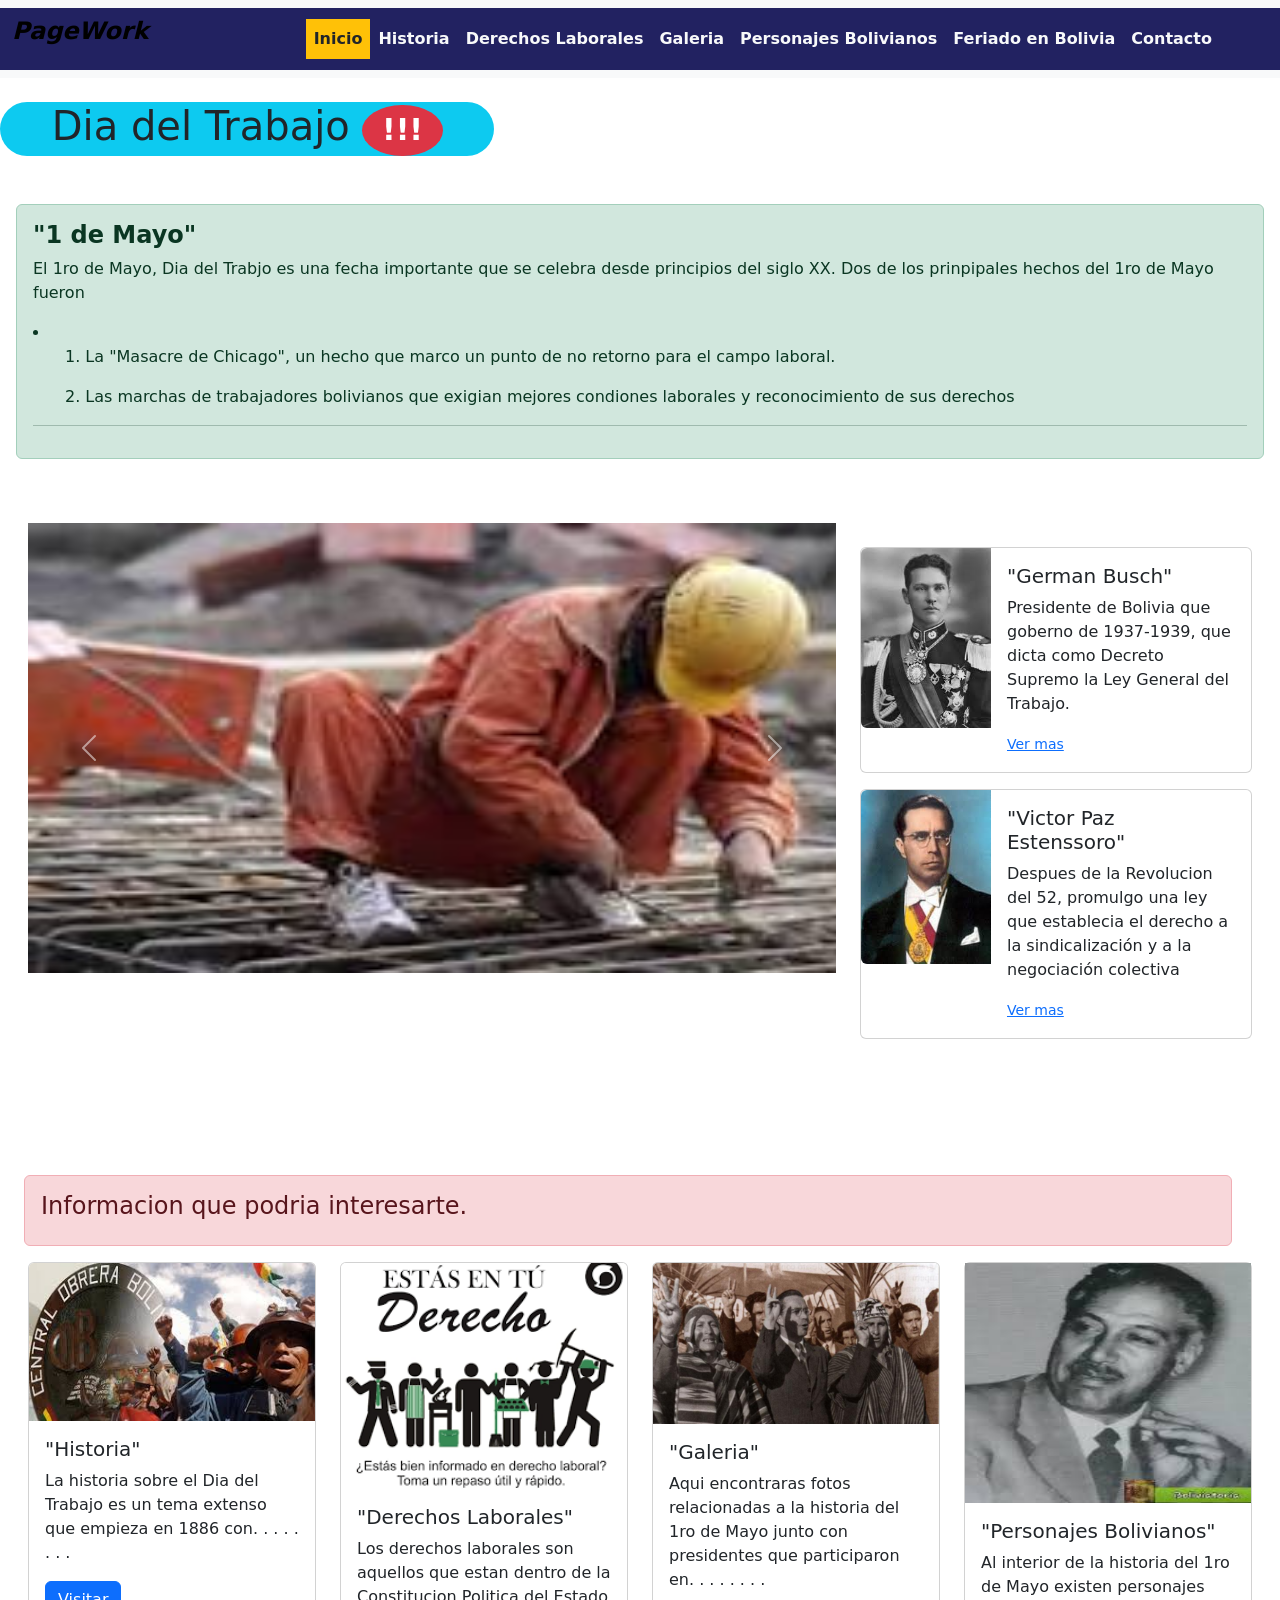
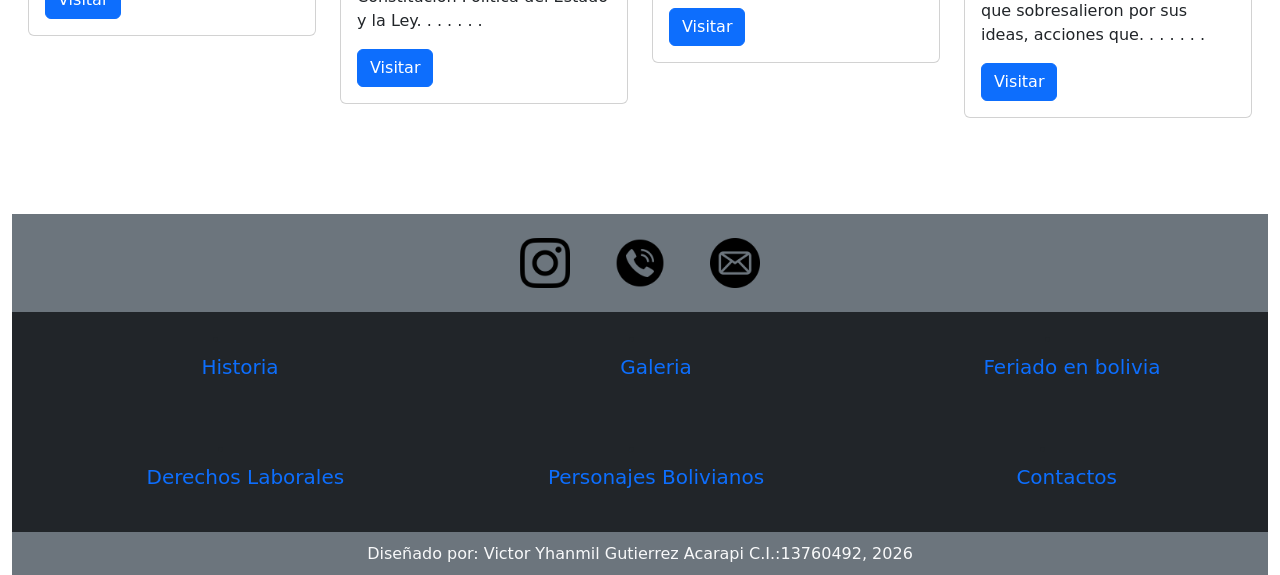
<file: index.html>
<!DOCTYPE html>
<html lang="en">
<head>
    <meta charset="UTF-8">
    <meta name="viewport" content="width=device-width, initial-scale=1.0">
    <title>PageWork</title>

    <link rel="stylesheet" href="css/estulo1.css">

    <link href="https://cdn.jsdelivr.net/npm/bootstrap@5.2.3/dist/css/bootstrap.min.css" rel="stylesheet" integrity="sha384-rbsA2VBKQhggwzxH7pPCaAqO46MgnOM80zW1RWuH61DGLwZJEdK2Kadq2F9CUG65" crossorigin="anonymous">
    <script src="https://cdn.jsdelivr.net/npm/bootstrap@5.2.3/dist/js/bootstrap.bundle.min.js" integrity="sha384-kenU1KFdBIe4zVF0s0G1M5b4hcpxyD9F7jL+jjXkk+Q2h455rYXK/7HAuoJl+0I4" crossorigin="anonymous"></script>
</head>
<body>  
<!--Aqui va el Navbar-->
<!--Inicio Historia DerechosLaborales Galeria Personajes Bolivianos Feriado en Bolivia Contacto-->
  <nav class=" navbar navbar-expand-lg bg-light"> 
    <div class="menu container-fluid mt-0">
      <a class="navbar-brand" href="#"><p class="fw-bold fst-italic fs-4">PageWork</p></a>
      <button class="navbar-toggler" type="button" data-bs-toggle="collapse" data-bs-target="#navbarSupportedContent" aria-controls="navbarSupportedContent" aria-expanded="false" aria-label="Toggle navigation">
        <span class="navbar-toggler-icon"></span>
      </button>
      <div class="me-5 text-right">
      <div class="collapse navbar-collapse" id="navbarSupportedContent">
        <ul class="navbar-nav me-auto mb-2 mb-lg-0">
          <li class="nav-item">
            <div class="bg-warning">
            <a class="nav-link active fw-bold text-dark" aria-current="page" href="#">Inicio</a>
            </div>
          </li>
          <li class="nav-item">
            <a class="nav-link fw-bold text-light" href="pags/Historia.html">Historia</a>
          </li>
          <li class="nav-item">
            <a class="nav-link fw-bold text-light" href="pags/Derechoslaborales.html"><!--dropdown-toggle--><!--role="button" data-bs-toggle="dropdown" aria-expanded="false"mkjn-->
              Derechos Laborales
            </a>
            <!--
            <ul class="dropdown-menu">
              <li><a class="dropdown-item" href="#">Action</a></li>
              <li><a class="dropdown-item" href="#">Another action</a></li>
              <li><hr class="dropdown-divider"></li>
              <li><a class="dropdown-item" href="#">-------</a></li>
            </ul>-->
          </li>
          <li class="nav-item">
            <a class="nav-link fw-bold text-light" href="pags/Galeria.html">Galeria</a>
          </li>
          <li class="nav-item">
            <a class="nav-link fw-bold text-light" href="pags/Personajesbolivianos.html">Personajes Bolivianos</a>
          </li>
          <li class="nav-item">
            <a class="nav-link fw-bold text-light" href="pags/Feriadoenbolivia.html">Feriado en Bolivia</a>
          </li>
          <li class="nav-item">
            <a class="nav-link fw-bold text-light" href="pags/Contacto.html">Contacto</a>
          </li>
        </ul>
      </div>
      </div> 
    </div>
    </div>
  </nav> 
<br> 
<!--Aqui va el Badge-->
  <div>
    <div class="row me-5">
      <div class="col-5">
        <h1 class="bg-info text-center rounded-pill">Dia del Trabajo <span class="badge bg-danger rounded-circle">!!!</span></h1>
      </div>
    </div>
  </div>
<br>
<!--Aqui va el Alert-->
  <div class="m-3">
  <div class="alert alert-success" role="alert">
    <h4 class="alert-heading fw-bold">"1 de Mayo"</h4>
    <p class="fs-6">El 1ro de Mayo, Dia del Trabjo es una fecha importante que se celebra desde principios del siglo XX. Dos de los prinpipales hechos del 1ro de Mayo fueron</p>
    <li>
      <ul class="fs-6">1. La "Masacre de Chicago", un hecho que marco un punto de no retorno para el campo laboral.</ul>
      <ul class="fs-6">2. Las marchas de trabajadores bolivianos que exigian mejores condiones laborales y reconocimiento de sus derechos</ul>
    </li>
    <hr>
  </div>
  </div>
<br><br>
<!--Aqui va el Carrousel y los Cards-->
<div class="row mx-3">
  <div class="col-8">
    <div id="carouselExampleInterval" class="carousel slide" data-bs-ride="carousel">
      <div class="carousel-inner">
        <div class="carousel-item active" data-bs-interval="10000">
          <img src="imags/maes2.jpg" class="inde" alt="...">
        </div>
        <div class="carousel-item" data-bs-interval="2000">
          <img src="imags/mine.jpg" class="inde" alt="...">
        </div>
        <div class="carousel-item">
          <img src="imags/cob4.jpg" class="inde" alt="...">
        </div>
        <div class="carousel-item">
          <img src="imags/Victor.png" class="inde" alt="...">
        </div>
        <div class="carousel-item">
          <img src="imags/inter.jpg" class="inde" alt="...">
        </div>
      </div>
      <button class="carousel-control-prev" type="button" data-bs-target="#carouselExampleInterval" data-bs-slide="prev">
        <span class="carousel-control-prev-icon" aria-hidden="true"></span>
        <span class="visually-hidden">Previous</span>
      </button>
      <button class="carousel-control-next" type="button" data-bs-target="#carouselExampleInterval" data-bs-slide="next">
        <span class="carousel-control-next-icon" aria-hidden="true"></span>
        <span class="visually-hidden">Next</span>
      </button>
    </div>
  </div>

  <div class="col-4 mt-4">
    <div class="hijo">
    <div class="card mb-3" style="max-width: 540px;">
      <div class="row g-0">
        <div class="col-md-4">
          <img src="imags/busch.jpg" class="img-fluid rounded-start" alt="...">
        </div>
        <div class="col-md-8">
          <div class="card-body">
            <h5 class="card-title">"German Busch"</h5>
            <p class="card-text">Presidente de Bolivia que goberno de 1937-1939, que dicta como Decreto Supremo la Ley General del Trabajo.</p>
            <p class="card-text"><small class="text-muted"><a href="https://es.wikipedia.org/wiki/Germ%C3%A1n_Busch_Becerra">Ver mas</a></small></p>
          </div>
        </div>
      </div>
    </div>
  </div>
  <div class="card mb-3" style="max-width: 540px;">
      <div class="row g-0">
        <div class="col-md-4">
          <img src="imags/victor2.jpg" class="img-fluid rounded-start" alt="...">
        </div>
        <div class="col-md-8">
          <div class="card-body">
            <h5 class="card-title">"Victor Paz Estenssoro"</h5>
            <p class="card-text">Despues de la Revolucion del 52, promulgo una ley que establecia el derecho a la sindicalización y a la negociación colectiva</p>
            <p class="card-text"><small class="text-muted"><a href="https://es.wikipedia.org/wiki/V%C3%ADctor_Paz_Estenssoro">Ver mas</a></small></p>
          </div>
        </div>
      </div>
    </div>
  </div>
  </div>
<br><br><br><br><br>
<!--Aqui va el Alert-->
  <div class="alert alert-danger ms-4 me-5" role="alert">
    <h4>Informacion que podria interesarte.</h4>
  </div>
<!--Aqui van los Cards-->
<div class="row mx-3">
  <div class="col-3">
    <div class="card" style="width: 18rem;">
      <img src="imags/Trabajo.jpg" class="card-img-top" alt="...">
      <div class="card-body">
        <h5 class="card-title">"Historia"</h5>
        <p class="card-text">La historia sobre el Dia del Trabajo es un tema extenso que empieza en 1886 con. . . . . . . .</p>
        <a href="pags/Historia.html" class="btn btn-primary">Visitar</a>
      </div>
    </div>
  </div>
  <div class="col-3">
    <div class="card" style="width: 18rem;">
      <img src="imags/dere.png" class="card-img-top" alt="...">
      <div class="card-body">
        <h5 class="card-title">"Derechos Laborales"</h5>
        <p class="card-text">Los derechos laborales son aquellos que estan dentro de la Constitucion Politica del Estado y la Ley. . . . . . .</p>
        <a href="pags/Derechoslaborales.html" class="btn btn-primary">Visitar</a>
      </div>
    </div>
  </div>
  <div class="col-3">
    <div class="card" style="width: 18rem;">
      <img src="imags/Victor.png" class="card-img-top" alt="...">
      <div class="card-body">
        <h5 class="card-title">"Galeria"</h5>
        <p class="card-text">Aqui encontraras fotos relacionadas a la historia del 1ro de Mayo junto con presidentes que participaron en. . . . . . . .</p>
        <a href="pags/Galeria.html" class="btn btn-primary">Visitar</a>
      </div>
    </div>
  </div>
  <div class="col-3">
    <div class="card" style="width: 18rem;">
      <img src="imags/Juan.jpg" class="jn" alt="...">
      <div class="card-body">
        <h5 class="card-title">"Personajes Bolivianos"</h5>
        <p class="card-text">Al interior de la historia del 1ro de Mayo existen personajes que sobresalieron por sus ideas, acciones que. . . . . . .</p>
        <a href="pags/Personajesbolivianos.html" class="btn btn-primary">Visitar</a>
      </div>
    </div>
  </div>
</div>
<br><br><br><br>
<!--Aqui va el Footer--> 
  <center>
  <footer class="container-fluid mb-0">
    <div class="bg-secondary m-0">
      <div>
        <div class="p-4">
          <a href="https://www.instagram.com/"><img src="imags/1384031.png" alt="Error de Conexion" class="im1"></a>
          <a href="#"><img src="imags/llamada.png" alt="Error de Conexion" class="im1"></a>
          <a href="https://mail.google.com/"><img src="imags/correo.png" alt="Error de Conexion" class="im1"></a>
        </div>
        <div class="bg-dark">
          <div class="row p-3">
          <div class="col-4"> 
          <li>
            <ul><a href="pags/Historia.html" class="l fs-5">Historia</a></ul>
          </li>
          </div>
          <div class="col-4">
          <li>
            <ul><a href="pags/Galeria.html" class="l fs-5">Galeria</a></ul>
          </li>
          </div>
          <div class="col-4">
          <li>
            <ul><a href="pags/Feriadoenbolivia.html" class="l fs-5">Feriado en bolivia</a></ul>
          </li>
          </div>
        </div>
        <div class="row p-4">
          <div class="col-4"> 
          <li>
            <ul><a href="pags/Derechoslaborales.html" class="l fs-5">Derechos Laborales</a></ul>
          </li>
          </div>
          <div class="col-4">
          <li>
            <ul><a href="pags/Personajesbolivianos.html" class="l fs-5">Personajes Bolivianos</a></ul>
          </li>
          </div>
          <div class="col-4">
          <li>
            <ul><a href="pags/Contacto.html" class="l fs-5">Contactos</a></ul>
          </li>
          </div>
        </div>
          <div class="bg-secondary p-2">
            <h6 class="text-light my-1">Diseñado por: Victor Yhanmil Gutierrez Acarapi C.I.:13760492, 2026</h6>
          </div>
        </div>
      </div>
    </div>
  </footer>
  </center>
</body>
</html>
</file>
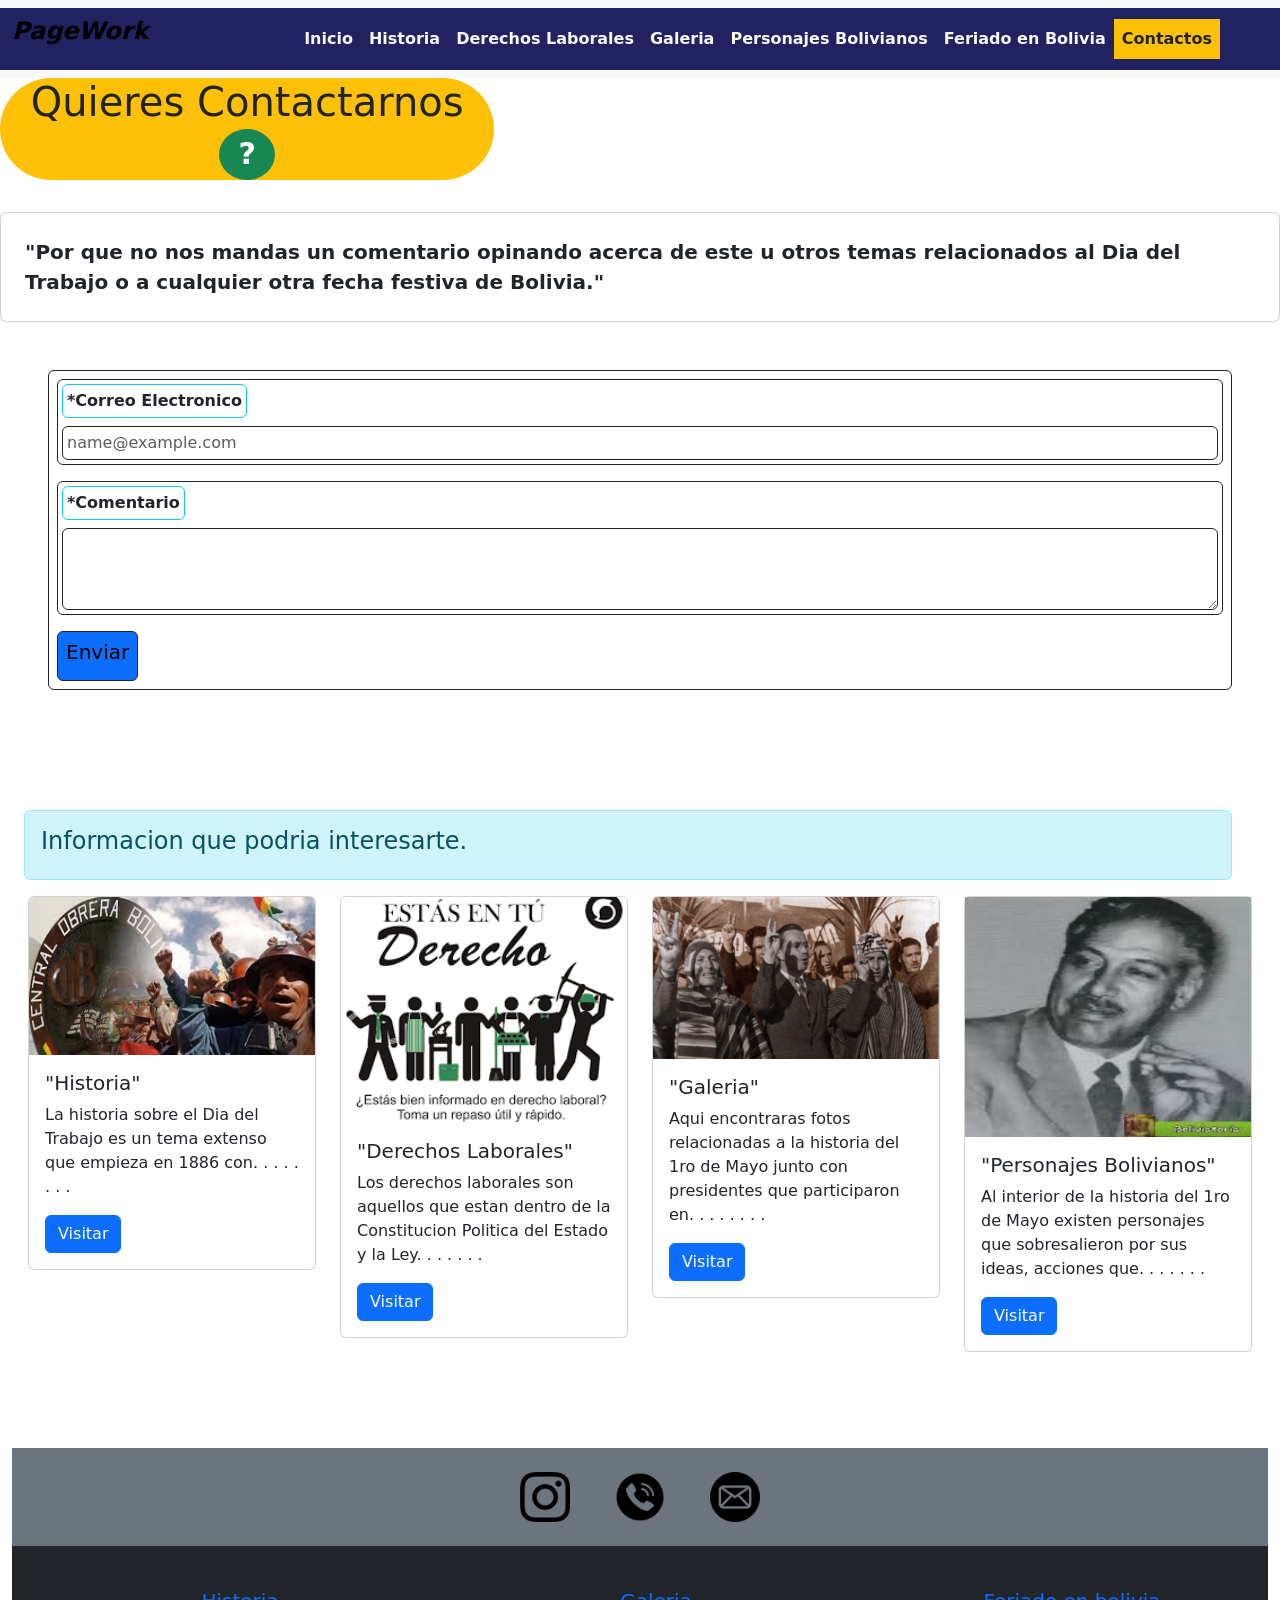
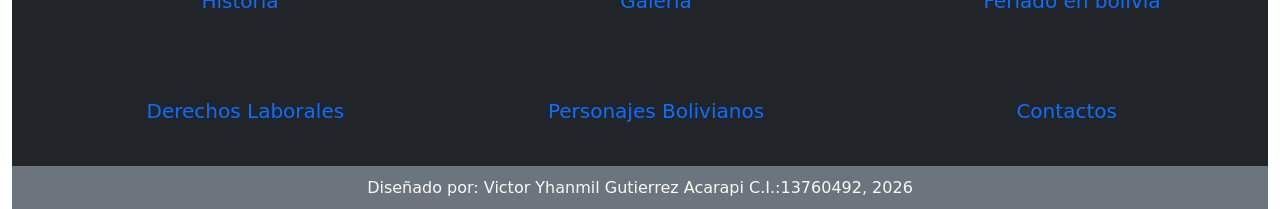
<file: pags/Contacto.html>
<!DOCTYPE html>
<html lang="en">
<head>
    <meta charset="UTF-8">
    <meta name="viewport" content="width=device-width, initial-scale=1.0">
    <title>Document</title>

    <link rel="stylesheet" href="../css/estulo1.css">

    <link href="https://cdn.jsdelivr.net/npm/bootstrap@5.2.3/dist/css/bootstrap.min.css" rel="stylesheet" integrity="sha384-rbsA2VBKQhggwzxH7pPCaAqO46MgnOM80zW1RWuH61DGLwZJEdK2Kadq2F9CUG65" crossorigin="anonymous">
    <script src="https://cdn.jsdelivr.net/npm/bootstrap@5.2.3/dist/js/bootstrap.bundle.min.js" integrity="sha384-kenU1KFdBIe4zVF0s0G1M5b4hcpxyD9F7jL+jjXkk+Q2h455rYXK/7HAuoJl+0I4" crossorigin="anonymous"></script>
</head>
<body>
<!--Aqui va el Nabvar-->
<nav class="navbar navbar-expand-lg bg-light"> 
    <div class="menu container-fluid"> 
      <a class="navbar-brand" href="#"><p class="fw-bold fst-italic fs-4">PageWork</p></a>
      <button class="navbar-toggler" type="button" data-bs-toggle="collapse" data-bs-target="#navbarSupportedContent" aria-controls="navbarSupportedContent" aria-expanded="false" aria-label="Toggle navigation">
        <span class="navbar-toggler-icon"></span>
      </button>
      <div class="me-5 text-right">
      <div class="collapse navbar-collapse" id="navbarSupportedContent">
        <ul class="navbar-nav me-auto mb-2 mb-lg-0">
          <li class="nav-item">
            <a class="nav-link fw-bold text-light" aria-current="page" href="../index.html">Inicio</a>
          </li>
          <li class="nav-item">
            <a class="nav-link fw-bold text-light" href="../pags/Historia.html">Historia</a>
          </li>
          <li class="nav-item">
            <a class="nav-link fw-bold text-light" href="../pags/Derechoslaborales.html"><!--dropdown-toggle--><!--role="button" data-bs-toggle="dropdown" aria-expanded="false"mkjn-->
              Derechos Laborales
            </a>
            <!--
            <ul class="dropdown-menu">
              <li><a class="dropdown-item" href="#">Action</a></li>
              <li><a class="dropdown-item" href="#">Another action</a></li>
              <li><hr class="dropdown-divider"></li>
              <li><a class="dropdown-item" href="#">-------</a></li>
            </ul>-->
          </li>
          <li class="nav-item">
            <a class="nav-link fw-bold text-light" href="../pags/Galeria.html">Galeria</a>
          </li>
          <li class="nav-item">
            <a class="nav-link fw-bold text-light" href="../pags/Personajesbolivianos.html">Personajes Bolivianos</a>
          </li>
          <li class="nav-item">
            <a class="nav-link fw-bold text-light" href="../pags/Feriadoenbolivia.html">Feriado en Bolivia</a>
          </li>
          <li class="nav-item">
            <div class="bg-warning">
            <a class="nav-link active fw-bold text-dark" href="#">Contactos</a>
            </div>
          </li>
        </ul>
      </div>
      </div>
    </div> 
  </nav> 
<!--Aqui va el Badge-->
  <div>
    <div class="row me-5">
      <div class="col-5">
        <h1 class="bg-warning text-center rounded-pill">Quieres Contactarnos <span class="badge bg-success rounded-circle">?</span></h1>
      </div>
    </div>
  </div>
<!--Aqui el comentario-->
<br>
  <div class="card">
  <div class="card-body fs-5 fw-semibold m-2">
    "Por que no nos mandas un comentario opinando acerca de este u otros temas relacionados al Dia del Trabajo o a cualquier otra fecha festiva de Bolivia."
  </div>
</div>
<!--Aqui va el Form control-->
<div class="m-5 border border-dark rounded p-2">
  <div class="mb-3 border border-dark rounded p-1">
    <label for="exampleFormControlInput1" class="form-label border border-info rounded p-1 fw-bold">*Correo Electronico</label>
    <input type="email" class="form-control border border-dark rounded p-1" id="exampleFormControlInput1" placeholder="name@example.com">
  </div>
  <div class="mb-3 border border-dark rounded p-1">
    <label for="exampleFormControlTextarea1" class="form-label border border-info rounded p-1 fw-bold">*Comentario</label>
    <textarea class="form-control border border-dark rounded p-1" id="exampleFormControlTextarea1" rows="3"></textarea>
  </div>
    <button class="border border-dark rounded p-2 bg-primary"><h5 class="btn-btn-primary">Enviar</h5></button>
</div>
<br>
<br>
<br>
<!--Aqui va el Alert-->
  <div class="alert alert-info ms-4 me-5" role="alert">
    <h4>Informacion que podria interesarte.</h4>
  </div>
<!--Aqui van los Cards-->
<div class="row mx-3">
  <div class="col-3">
    <div class="card" style="width: 18rem;">
      <img src="../imags/Trabajo.jpg" class="card-img-top" alt="...">
      <div class="card-body">
        <h5 class="card-title">"Historia"</h5>
        <p class="card-text">La historia sobre el Dia del Trabajo es un tema extenso que empieza en 1886 con. . . . . . . .</p>
        <a href="../pags/Historia.html" class="btn btn-primary">Visitar</a>
      </div>
    </div>
  </div>
  <div class="col-3">
    <div class="card" style="width: 18rem;">
      <img src="../imags/dere.png" class="card-img-top" alt="...">
      <div class="card-body">
        <h5 class="card-title">"Derechos Laborales"</h5>
        <p class="card-text">Los derechos laborales son aquellos que estan dentro de la Constitucion Politica del Estado y la Ley. . . . . . .</p>
        <a href="../pags/Derechoslaborales.html" class="btn btn-primary">Visitar</a>
      </div>
    </div>
  </div>
  <div class="col-3">
    <div class="card" style="width: 18rem;">
      <img src="../imags/Victor.png" class="card-img-top" alt="...">
      <div class="card-body">
        <h5 class="card-title">"Galeria"</h5>
        <p class="card-text">Aqui encontraras fotos relacionadas a la historia del 1ro de Mayo junto con presidentes que participaron en. . . . . . . .</p>
        <a href="../pags/Galeria.html" class="btn btn-primary">Visitar</a>
      </div>
    </div>
  </div>
  <div class="col-3">
    <div class="card" style="width: 18rem;">
      <img src="../imags/Juan.jpg" class="jn" alt="...">
      <div class="card-body">
        <h5 class="card-title">"Personajes Bolivianos"</h5>
        <p class="card-text">Al interior de la historia del 1ro de Mayo existen personajes que sobresalieron por sus ideas, acciones que. . . . . . .</p>
        <a href="../pags/Personajesbolivianos.html" class="btn btn-primary">Visitar</a>
      </div>
    </div>
  </div>
</div>
<br><br><br>
<!--Aqui va el Footer-->
<br> 
<center>
  <footer class="container-fluid mb-0">
    <div class="bg-secondary">
      <div>
        <div class="p-4">
          <a href=https://www.instagram.com/"><img src="../imags/1384031.png" alt="Error de Conexion" class="im1"></a>
          <a href="#"><img src="../imags/llamada.png" alt="Error de Conexion" class="im1"></a>
          <a href="#"><img src="../imags/correo.png" alt="Error de Conexion" class="im1"></a>
        </div>
        <div class="bg-dark">
          <div class="row p-3">
          <div class="col-4"> 
          <li>
            <ul><a href="./Historia.html" class="l fs-5">Historia</a></ul>
          </li>
          </div>
          <div class="col-4">
          <li>
            <ul><a href="./Galeria.html" class="l fs-5">Galeria</a></ul>
          </li>
          </div>
          <div class="col-4">
          <li>
            <ul><a href="./Feriadoenbolivia.html" class="l fs-5">Feriado en bolivia</a></ul>
          </li>
          </div>
        </div>
        <div class="row p-4">
          <div class="col-4"> 
          <li>
            <ul><a href="./Derechoslaborales.html" class="l fs-5">Derechos Laborales</a></ul>
          </li>
          </div>
          <div class="col-4">
          <li>
            <ul><a href="./Personajesbolivianos.html" class="l fs-5">Personajes Bolivianos</a></ul>
          </li>
          </div>
          <div class="col-4">
          <li>
            <ul><a href="#" class="l fs-5">Contactos</a></ul>
          </li>
          </div>
        </div>
          <div class="bg-secondary p-2">
          <h6 class="text-light my-1">Diseñado por: Victor Yhanmil Gutierrez Acarapi C.I.:13760492, 2026</h6>
          </div>
        </div>
      </div>
    </div>
  </footer>
  </center>   
</body>
</html>
</file>
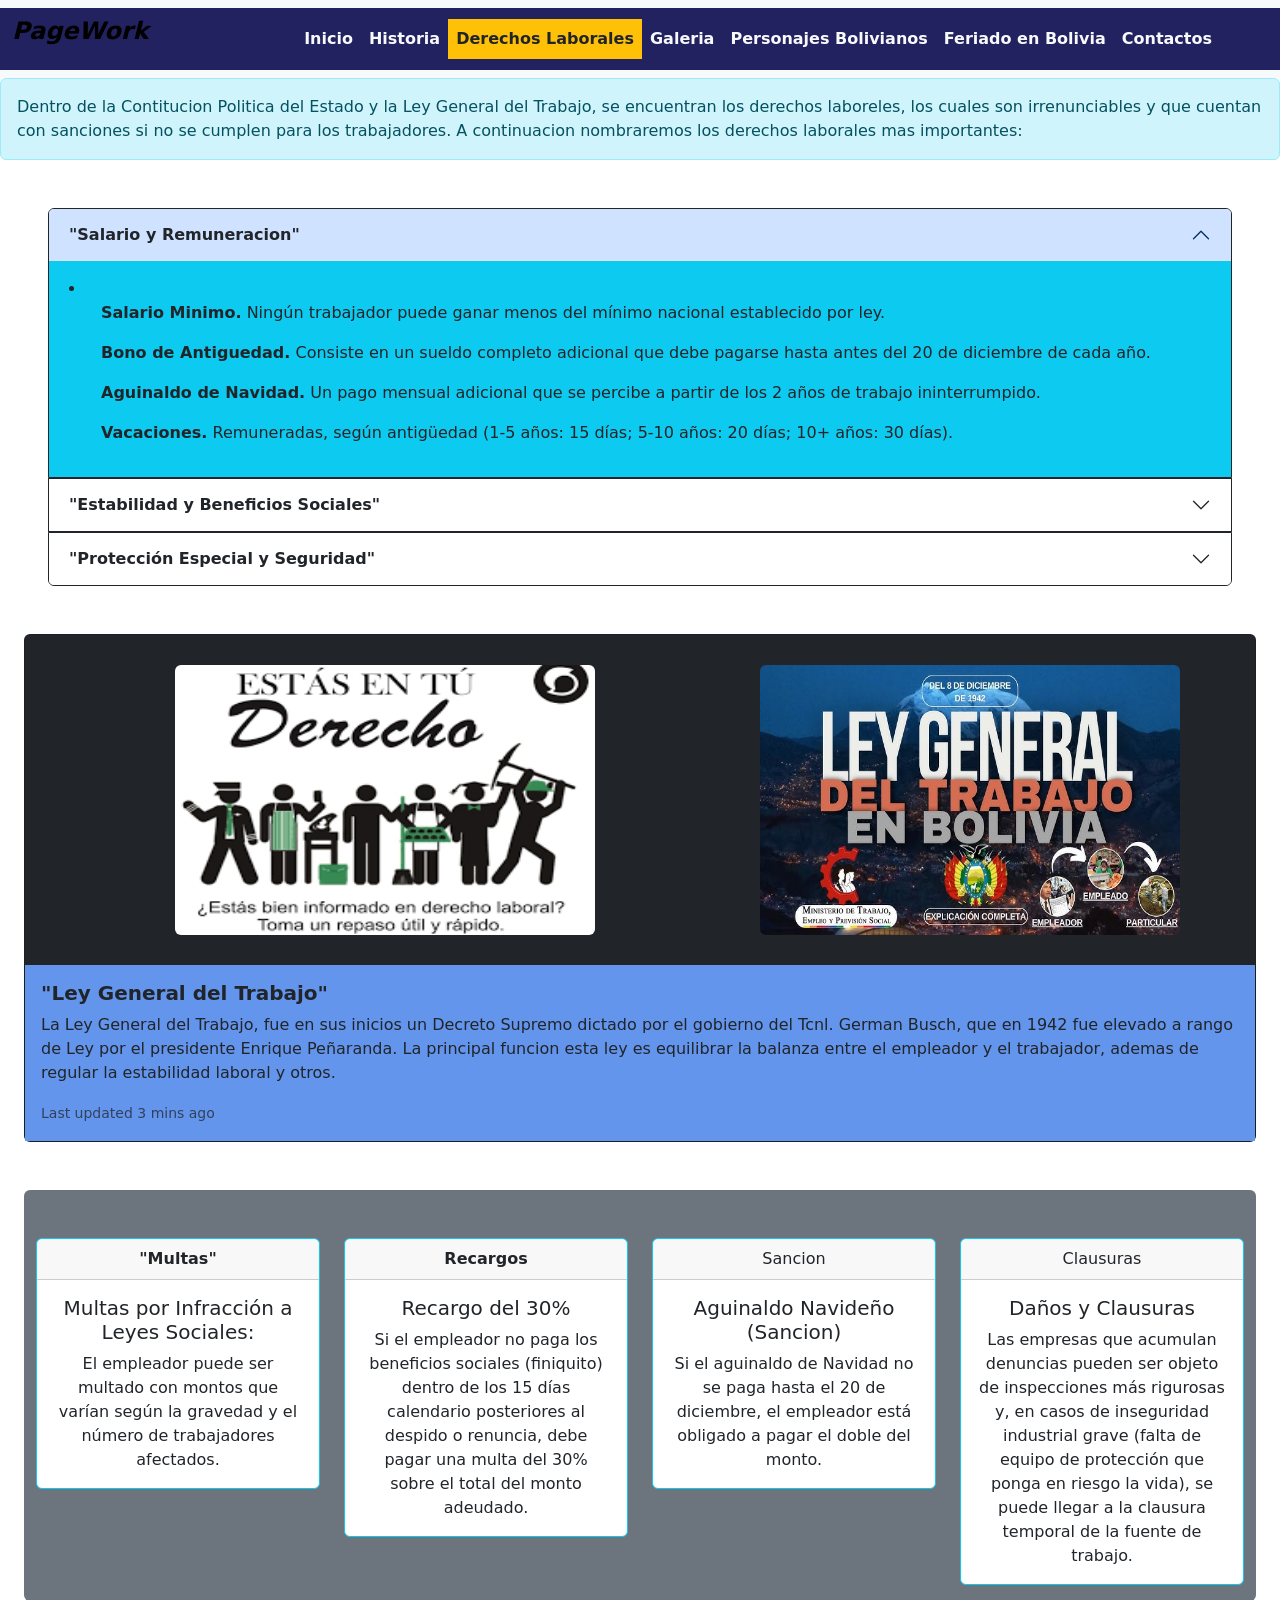
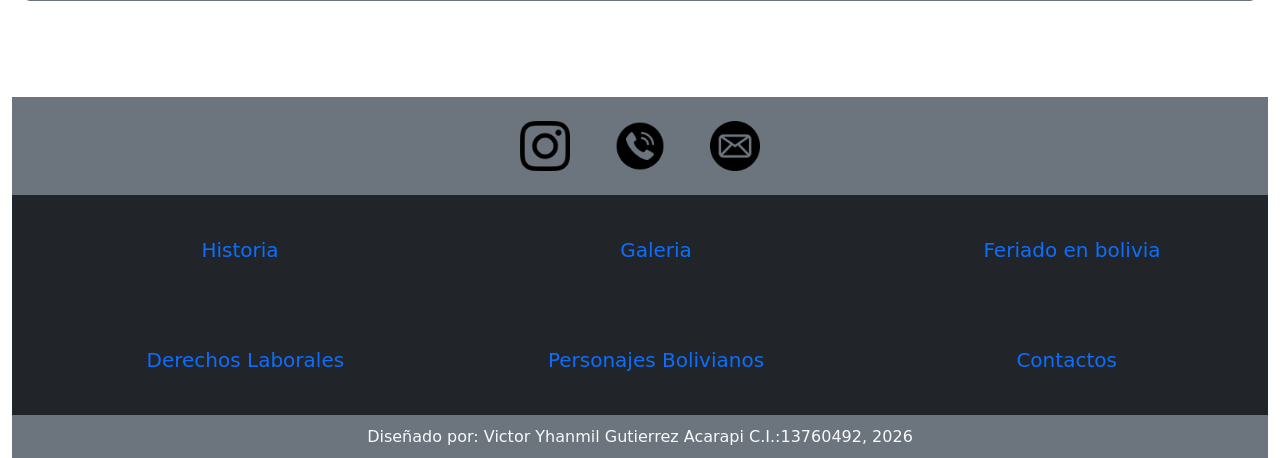
<file: pags/Derechoslaborales.html>
<!DOCTYPE html>
<html lang="en">
<head>
    <meta charset="UTF-8">
    <meta name="viewport" content="width=device-width, initial-scale=1.0">
    <title>Document</title>

    <link rel="stylesheet" href="../css/estulo1.css">

    <link href="https://cdn.jsdelivr.net/npm/bootstrap@5.2.3/dist/css/bootstrap.min.css" rel="stylesheet" integrity="sha384-rbsA2VBKQhggwzxH7pPCaAqO46MgnOM80zW1RWuH61DGLwZJEdK2Kadq2F9CUG65" crossorigin="anonymous">
    <script src="https://cdn.jsdelivr.net/npm/bootstrap@5.2.3/dist/js/bootstrap.bundle.min.js" integrity="sha384-kenU1KFdBIe4zVF0s0G1M5b4hcpxyD9F7jL+jjXkk+Q2h455rYXK/7HAuoJl+0I4" crossorigin="anonymous"></script>
</head>
<body>
<!--Aqui va el Nabvar-->
  <nav class="navbar navbar-expand-lg bg-light"> 
    <div class="menu container-fluid"> 
      <a class="navbar-brand" href="#"><p class="fw-bold fst-italic fs-4">PageWork</p></a>
      <button class="navbar-toggler" type="button" data-bs-toggle="collapse" data-bs-target="#navbarSupportedContent" aria-controls="navbarSupportedContent" aria-expanded="false" aria-label="Toggle navigation">
        <span class="navbar-toggler-icon"></span>
      </button>
      <div class="me-5 text-right">
      <div class="collapse navbar-collapse" id="navbarSupportedContent">
        <ul class="navbar-nav me-auto mb-2 mb-lg-0">
          <li class="nav-item">
            <a class="nav-link fw-bold text-light" aria-current="page" href="../index.html">Inicio</a>
          </li>
          <li class="nav-item">
            <a class="nav-link fw-bold text-light" href="../pags/Historia.html">Historia</a>
          </li>
          <li class="nav-item">
            <div class="bg-warning">
            <a class="nav-link active fw-bold text-dark" href="#"><!--dropdown-toggle --><!-- role="button" data-bs-toggle="dropdown" aria-expanded="false"-->
              Derechos Laborales
            </a>
            </div>
            <!--<ul class="dropdown-menu">
              <li><a class="dropdown-item" href="#">Action</a></li>
              <li><a class="dropdown-item" href="#">Another action</a></li>
              <li><hr class="dropdown-divider"></li>
              <li><a class="dropdown-item" href="#">-------</a></li>
            </ul>-->
          </li>
          <li class="nav-item">
            <a class="nav-link fw-bold text-light" href="../pags/Galeria.html">Galeria</a>
          </li>
          <li class="nav-item">
            <a class="nav-link fw-bold text-light" href="../pags/Personajesbolivianos.html">Personajes Bolivianos</a>
          </li>
          <li class="nav-item">
            <a class="nav-link fw-bold text-light" href="../pags/Feriadoenbolivia.html">Feriado en Bolivia</a>
          </li>
          <li class="nav-item">
            <a class="nav-link fw-bold text-light" href="../pags/Contacto.html">Contactos</a>
          </li>
        </ul>
      </div>
      </div>
    </div> 
  </nav>
<!--Aqui va el Card-->
  <div class="alert alert-info" role="alert">
    Dentro de la Contitucion Politica del Estado y la Ley General del Trabajo, se encuentran los derechos laboreles, los cuales son irrenunciables y que cuentan con sanciones si no se cumplen para los trabajadores. A continuacion nombraremos los derechos laborales mas importantes:
  </div>
<!--Aqui va el Acordion-->
<div class="m-5">
<div class="accordion" id="accordionPanelsStayOpenExample">
  <div class="accordion-item border border-dark">
    <h2 class="accordion-header" id="panelsStayOpen-headingOne">
      <button class="accordion-button text-dark fw-bold" type="button" data-bs-toggle="collapse" data-bs-target="#panelsStayOpen-collapseOne" aria-expanded="true" aria-controls="panelsStayOpen-collapseOne">
        "Salario y Remuneracion"
      </button>
    </h2>
    <div id="panelsStayOpen-collapseOne" class="accordion-collapse collapse show bg-info" aria-labelledby="panelsStayOpen-headingOne">
      <div class="accordion-body">
        <li>
          <ul>
            <strong>Salario Minimo.</strong> Ningún trabajador puede ganar menos del mínimo nacional establecido por ley.
          </ul>
          <ul>
            <strong>Bono de Antiguedad.</strong> Consiste en un sueldo completo adicional que debe pagarse hasta antes del 20 de diciembre de cada año.
          </ul>
          <ul>
            <strong>Aguinaldo de Navidad.</strong> Un pago mensual adicional que se percibe a partir de los 2 años de trabajo ininterrumpido.
          </ul>
          <ul>
            <strong>Vacaciones.</strong> Remuneradas, según antigüedad (1-5 años: 15 días; 5-10 años: 20 días; 10+ años: 30 días).
          </ul>
        </li>
      </div>
    </div>
  </div>
  <div class="accordion-item border border-dark">
    <h2 class="accordion-header" id="panelsStayOpen-headingTwo">
      <button class="accordion-button collapsed fw-bold text-dark" type="button" data-bs-toggle="collapse" data-bs-target="#panelsStayOpen-collapseTwo" aria-expanded="false" aria-controls="panelsStayOpen-collapseTwo">
        "Estabilidad y Beneficios Sociales"
      </button>
    </h2>
    <div id="panelsStayOpen-collapseTwo" class="accordion-collapse collapse bg-warning" aria-labelledby="panelsStayOpen-headingTwo">
      <div class="accordion-body">
        <li>
          <ul>
            <strong>Estabilidad Laboral.</strong> Prohíbe el despido injustificado. Si te despiden sin causa legal, tienes derecho a elegir entre la reincorporación o el pago de tus beneficios sociales.
          </ul>
          <ul>
            <strong>Indemnizacion. </strong> Derecho al pago de un sueldo por cada año de trabajo acumulado.
          </ul>
          <ul>
            <strong>Desahucio. </strong> Si te despiden de forma intempestiva (sin preaviso de 90 días), el empleador debe pagarte el equivalente a 3 sueldos.
          </ul>
        </li>
      </div>
    </div>
  </div>
  <div class="accordion-item border border-dark">
    <h2 class="accordion-header" id="panelsStayOpen-headingThree">
      <button class="accordion-button collapsed fw-bold text-dark" type="button" data-bs-toggle="collapse" data-bs-target="#panelsStayOpen-collapseThree" aria-expanded="false" aria-controls="panelsStayOpen-collapseThree">
        "Protección Especial y Seguridad"
      </button>
    </h2>
    <div id="panelsStayOpen-collapseThree" class="accordion-collapse collapse bg-info" aria-labelledby="panelsStayOpen-headingThree">
      <div class="accordion-body">
        <li>
          <ul>
            <strong>Seguro Social. </strong> El empleador está obligado a inscribirte en un seguro de salud y realizar los aportes para tu jubilación.
          </ul>
          <ul>
            <strong>Maternidad. </strong> Inamovilidad laboral durante el embarazo y hasta que el hijo cumpla un año, incluyendo subsidios.
          </ul>
          <ul>
            <strong>Derecho a la Sindicalizacion. </strong> Inamovilidad laboral durante el embarazo y hasta que el hijo cumpla un año, incluyendo subsidios.
          </ul>
          <ul>
            <strong>Trabajo Infantil. </strong>  La edad mínima para trabajar es 14 años, con excepciones reguladas desde los 10 años en cuenta propia.
          </ul>
        </li>
      </div>
    </div>
  </div>
</div>
</div>
<!--Aqui va la Card-->
<div class="card m-4 bg-dark">
  <span>
  <img src="../imags//dere.png" class="dere rounded" alt="...">
  <img src="../imags/ley.jpg" alt="" class="ley rounded">
  </span>
  <div class="cj2">
  <div class="card-body">
    <h5 class="card-title fw-bold">"Ley General del Trabajo"</h5>
    <p class="card-text">La Ley General del Trabajo, fue en sus inicios un Decreto Supremo dictado por el gobierno del Tcnl. German Busch, que en 1942 fue elevado a rango de Ley por el presidente Enrique Peñaranda. La principal funcion esta ley es equilibrar la balanza entre el empleador y el trabajador, ademas de regular la estabilidad laboral y otros.</p>
    <p class="card-text"><small class="text-muted">Last updated 3 mins ago</small></p>
  </div>
  </div>
</div>
<br>
<!--Aqui van las Cards-->
<center> 
  <div class="row mx-4 bg-secondary rounded">
    <div class="col-3">
        <div class="card border-info mb-3 mt-5" style="max-width: 18rem;">
          <div class="card-header fw-bold">"Multas"</div>
          <div class="card-body">
          <h5 class="card-title">Multas por Infracción a Leyes Sociales:</h5>
          <p class="card-text">El empleador puede ser multado con montos que varían según la gravedad y el número de trabajadores afectados.</p>
        </div>
      </div>
    </div>
    <div class="col-3">
      <div class="card border-info mb-3 mt-5" style="max-width: 18rem;">
        <div class="card-header fw-bold">Recargos</div>
          <div class="card-body">
          <h5 class="card-title">Recargo del 30%</h5>
          <p class="card-text">Si el empleador no paga los beneficios sociales (finiquito) dentro de los 15 días calendario posteriores al despido o renuncia, debe pagar una multa del 30% sobre el total del monto adeudado.</p>
        </div>
      </div>
    </div>
    <div class="col-3">
      <div class="card border-info mb-3 mt-5" style="max-width: 18rem;">
        <div class="card-header">Sancion</div>
          <div class="card-body">
          <h5 class="card-title">Aguinaldo Navideño (Sancion)</h5>
          <p class="card-text">Si el aguinaldo de Navidad no se paga hasta el 20 de diciembre, el empleador está obligado a pagar el doble del monto.</p>
        </div>
      </div>
    </div>
    <div class="col-3">
      <div class="card border-info mb-3 mt-5" style="max-width: 18rem;">
        <div class="card-header">Clausuras</div>
          <div class="card-body">
          <h5 class="card-title">Daños y Clausuras</h5>
          <p class="card-text">Las empresas que acumulan denuncias pueden ser objeto de inspecciones más rigurosas y, en casos de inseguridad industrial grave (falta de equipo de protección que ponga en riesgo la vida), se puede llegar a la clausura temporal de la fuente de trabajo.</p>
        </div>
      </div>
    </div>
  </div>
</div>
</center>
<br>  
<!--Aqui va el Footer--> 
<br>
<br>
<br>
  <center>
  <footer class="container-fluid mb-0">
    <div class="bg-secondary">
      <div>
        <div class="p-4">
          <a href="https://www.instagram.com/"><img src="../imags/1384031.png" alt="Error de Conexion" class="im1"></a>
          <a href="#"><img src="../imags/llamada.png" alt="Error de Conexion" class="im1"></a>
          <a href="#"><img src="../imags/correo.png" alt="Error de Conexion" class="im1"></a>
        </div>
        <div class="bg-dark">
          <div class="row p-3">
          <div class="col-4"> 
          <li>
            <ul><a href="#" class="l fs-5">Historia</a></ul>
          </li>
          </div>
          <div class="col-4">
          <li>
            <ul><a href="../pags/Galeria.html" class="l fs-5">Galeria</a></ul>
          </li>
          </div>
          <div class="col-4">
          <li>
            <ul><a href="../pags/Feriadoenbolivia.html" class="l fs-5">Feriado en bolivia</a></ul>
          </li>
          </div>
        </div>
        <div class="row p-4">
          <div class="col-4"> 
          <li>
            <ul><a href="../pags/Derechoslaborales.html" class="l fs-5">Derechos Laborales</a></ul>
          </li>
          </div>
          <div class="col-4">
          <li>
            <ul><a href="../pags/Personajesbolivianos.html" class="l fs-5">Personajes Bolivianos</a></ul>
          </li>
          </div>
          <div class="col-4">
          <li>
            <ul><a href="../pags/Contacto.html" class="l fs-5">Contactos</a></ul>
          </li>
          </div>
        </div>
          <div class="bg-secondary p-2">
          <h6 class="text-light my-1">Diseñado por: Victor Yhanmil Gutierrez Acarapi C.I.:13760492, 2026</h6>
          </div>
        </div>
      </div>
    </div>
  </footer>
  </center>
</body>
</html>
</file>
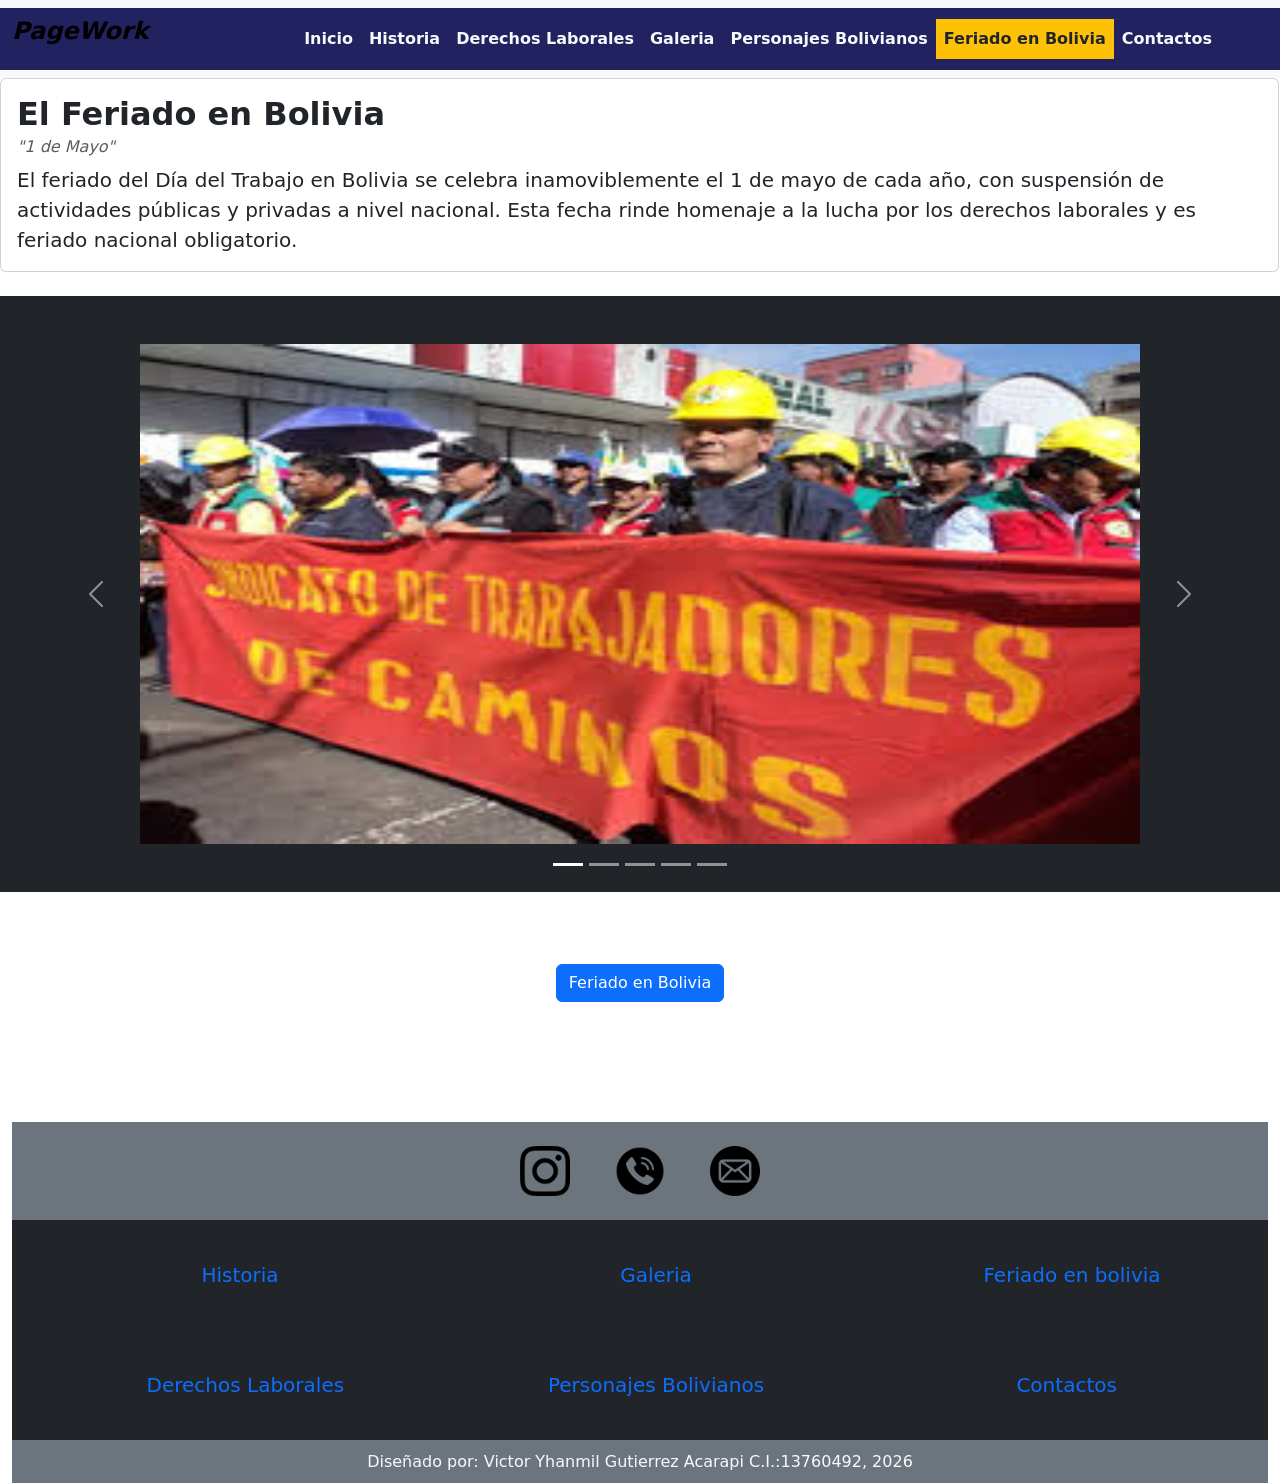
<file: pags/Feriadoenbolivia.html>
<!DOCTYPE html>
<html lang="en">
<head>
    <meta charset="UTF-8">
    <meta name="viewport" content="width=device-width, initial-scale=1.0">
    <title>Document</title>

    <link rel="stylesheet" href="../css/estulo1.css">

    <link href="https://cdn.jsdelivr.net/npm/bootstrap@5.2.3/dist/css/bootstrap.min.css" rel="stylesheet" integrity="sha384-rbsA2VBKQhggwzxH7pPCaAqO46MgnOM80zW1RWuH61DGLwZJEdK2Kadq2F9CUG65" crossorigin="anonymous">
    <script src="https://cdn.jsdelivr.net/npm/bootstrap@5.2.3/dist/js/bootstrap.bundle.min.js" integrity="sha384-kenU1KFdBIe4zVF0s0G1M5b4hcpxyD9F7jL+jjXkk+Q2h455rYXK/7HAuoJl+0I4" crossorigin="anonymous"></script>
</head>
<body>
<!--Aqui va el Nabvar-->
<nav class="navbar navbar-expand-lg bg-light"> 
    <div class="menu container-fluid"> 
      <a class="navbar-brand" href="#"><p class="fw-bold fst-italic fs-4">PageWork</p></a>
      <button class="navbar-toggler" type="button" data-bs-toggle="collapse" data-bs-target="#navbarSupportedContent" aria-controls="navbarSupportedContent" aria-expanded="false" aria-label="Toggle navigation">
        <span class="navbar-toggler-icon"></span>
      </button>
      <div class="me-5 text-right">
      <div class="collapse navbar-collapse" id="navbarSupportedContent">
        <ul class="navbar-nav me-auto mb-2 mb-lg-0">
          <li class="nav-item">
            <a class="nav-link fw-bold text-light" aria-current="page" href="../index.html">Inicio</a>
          </li>
          <li class="nav-item">
            <a class="nav-link fw-bold text-light" href="../pags/Historia.html">Historia</a>
          </li>
          <li class="nav-item">
            <a class="nav-link fw-bold text-light" href="../pags/Derechoslaborales.html"><!--dropdown-toggle--><!--role="button" data-bs-toggle="dropdown" aria-expanded="false"mkjn-->
              Derechos Laborales
            </a>
            <!--
            <ul class="dropdown-menu">
              <li><a class="dropdown-item" href="#">Action</a></li>
              <li><a class="dropdown-item" href="#">Another action</a></li>
              <li><hr class="dropdown-divider"></li>
              <li><a class="dropdown-item" href="#">-------</a></li>
            </ul>-->
          </li>
          <li class="nav-item">
            <a class="nav-link fw-bold text-light" href="../pags/Galeria.html">Galeria</a>
          </li>
          <li class="nav-item">
            <a class="nav-link fw-bold text-light" href="../pags/Personajesbolivianos.html">Personajes Bolivianos</a>
          </li>
          <li class="nav-item">
            <div class="bg-warning">
            <a class="nav-link active fw-bold text-dark" href="#">Feriado en Bolivia</a>
            </div>
          </li>
          <li class="nav-item">
            <a class="nav-link fw-bold text-light" href="../pags/Contacto.html">Contactos</a>
          </li>
        </ul>
      </div>
      </div>
    </div> 
  </nav>
<!--Aqui va la Card-->
  <div class="card" style="width: 99.9%;">
  <div class="card-body">
    <h5 class="card-title fw-bold fs-2">El Feriado en Bolivia</h5>
    <h6 class="card-subtitle mb-2 text-muted fst-italic">"1 de Mayo"</h6>
    <p class="card-text fs-5">El feriado del Día del Trabajo en Bolivia se celebra inamoviblemente el 1 de mayo de cada año, con suspensión de actividades públicas y privadas a nivel nacional. Esta fecha rinde homenaje a la lucha por los derechos laborales y es feriado nacional obligatorio.</p>
  </div>
</div>
<!--Aqui va el Carrousel-->
<center>
<div class="bg-dark my-4">
  <div id="carouselExampleCaptions" class="carousel slide" data-bs-ride="false">
    <div class="carousel-indicators ">
      <button type="button" data-bs-target="#carouselExampleCaptions" data-bs-slide-to="0" class="active" aria-current="true" aria-label="Slide 1"></button>
      <button type="button" data-bs-target="#carouselExampleCaptions" data-bs-slide-to="1" aria-label="Slide 2"></button>
      <button type="button" data-bs-target="#carouselExampleCaptions" data-bs-slide-to="2" aria-label="Slide 3"></button>
      <button type="button" data-bs-target="#carouselExampleCaptions" data-bs-slide-to="3" aria-label="Slide 4"></button>
      <button type="button" data-bs-target="#carouselExampleCaptions" data-bs-slide-to="4" aria-label="Slide 5"></button>
    </div>
    <div class="carousel-inner">
      <div class="carousel-item active my-5">
        <img src="../imags/cob2.jpg" class="carro" alt="...">
        <div class="carousel-caption d-none d-md-block">
        </div>
      </div>
      <div class="carousel-item my-5">
        <img src="../imags/marcha3.jpg" class="carro" alt="...">
        <div class="carousel-caption d-none d-md-block">
        </div>
      </div>
      <div class="carousel-item my-5">
        <img src="../imags/maes.jpg" class="carro" alt="...">
        <div class="carousel-caption d-none d-md-block">
        </div>
      </div>
       <div class="carousel-item my-5">
        <img src="../imags/cob.jpg" class="carro" alt="...">
        <div class="carousel-caption d-none d-md-block">
        </div>
      </div>
       <div class="carousel-item my-5">
        <img src="../imags/Trabajo.jpg" class="carro" alt="...">
        <div class="carousel-caption d-none d-md-block">
        </div>
      </div>
    </div>
    <button class="carousel-control-prev" type="button" data-bs-target="#carouselExampleCaptions" data-bs-slide="prev">
      <span class="carousel-control-prev-icon" aria-hidden="true"></span>
      <span class="visually-hidden">Previous</span>
    </button>
    <button class="carousel-control-next" type="button" data-bs-target="#carouselExampleCaptions" data-bs-slide="next">
      <span class="carousel-control-next-icon" aria-hidden="true"></span>
      <span class="visually-hidden">Next</span>
    </button>
  </div>
</div>    
</center>
<br><br>
<!-- Button trigger modal -->
 <center>
<button type="button" class="btn btn-primary" data-bs-toggle="modal" data-bs-target="#staticBackdrop">
  Feriado en Bolivia
</button>
 </center>
<!-- Modal -->
<div class="modal fade" id="staticBackdrop" data-bs-backdrop="static" data-bs-keyboard="false" tabindex="-1" aria-labelledby="staticBackdropLabel" aria-hidden="true">
  <div class="modal-dialog">
    <div class="modal-content">
      <div class="modal-header">
        <h1 class="modal-title fs-5" id="staticBackdropLabel">Feriado por el Dia del Trabajo</h1>
        <button type="button" class="btn-close" data-bs-dismiss="modal" aria-label="Close"></button>
      </div>
      <div class="modal-body">
        El Día del Trabajo en Bolivia en 2025 se caracterizó por ser una jornada de intensas movilizaciones divididas entre el respaldo a las políticas salariales del gobierno y las protestas por la situación económica del país. 
        <p><strong>1. El anuncio del Incremento Salarial:</strong>Como es tradición, el gobierno promulgó el Decreto Supremo 5383, que estableció las bases salariales para la gestión 2025: 
        <li>
          <ul>
            <strong>Salario Mínimo Nacional.</strong> Se fijó un incremento del 10%, elevándolo de Bs 2.500 a Bs 2.750.
          </ul>
          <ul>
            <strong>Haber Básico:</strong> Se acordó un incremento del 5% para sectores estratégicos como salud, educación (magisterio fiscal), fuerzas armadas y policía.
          </ul>
          <ul>
            <strong>Retroactividad:</strong>El aumento se aplicó con carácter retroactivo al 1 de enero de 2025, con plazo de pago hasta el 31 de julio.
          </ul>
        </li>  
        </p>
        <p><strong>2. Movilizaciones y actos centrales.</strong> La Central Obrera Boliviana (COB) lideró marchas multitudinarias en las principales ciudades: 
        <li>
          <ul>
            <strong>Tarija como sede principal:</strong> El presidente Luis Arce participó en la marcha central en Tarija junto a más de 7.000 trabajadores de diferentes sectores y regiones.
          </ul>
          <ul>
            <strong>Contraste en las calles:</strong>  Mientras miles marcharon en apoyo al gobierno en La Paz, Cochabamba y Tarija, otros sectores utilizaron la fecha para expresar su descontento por la inflación, la escasez de dólares y problemas en el suministro de combustibles.
          </ul>
        </li>  
        </p> 
        <p>
          <strong>3. Reacciones del sector empresarial.</strong>La Confederación de Empresarios y entidades como CAINCO expresaron su preocupación, calificando el incremento como "poco realista" dada la crisis económica. Propusieron, en cambio, agendas de congelamiento salarial para el sector público y negociaciones basadas en datos específicos de cada sector privado para garantizar la sostenibilidad de los empleos.
        </p> 
      </div>
      <div class="modal-footer">
        <button type="button" class="btn btn-secondary" data-bs-dismiss="modal">Close</button>
        <button type="button" class="btn btn-primary">Entendi</button>
      </div>
    </div>
  </div>
</div>
<br><br><br><br>
<!--Aqui va el Footer-->
<br> 
<center>
  <footer class="container-fluid mb-0">
    <div class="bg-secondary">
      <div>
        <div class="p-4">
          <a href="https://www.instagram.com/"><img src="../imags/1384031.png" alt="Error de Conexion" class="im1"></a>
          <a href="#"><img src="../imags/llamada.png" alt="Error de Conexion" class="im1"></a>
          <a href="#"><img src="../imags/correo.png" alt="Error de Conexion" class="im1"></a>
        </div>
        <div class="bg-dark">
          <div class="row p-3">
          <div class="col-4"> 
          <li>
            <ul><a href="./Historia.html" class="l fs-5">Historia</a></ul>
          </li>
          </div>
          <div class="col-4">
          <li>
            <ul><a href="./Galeria.html" class="l fs-5">Galeria</a></ul>
          </li>
          </div>
          <div class="col-4">
          <li>
            <ul><a href="./Feriadoenbolivia.html" class="l fs-5">Feriado en bolivia</a></ul>
          </li>
          </div>
        </div>
        <div class="row p-4">
          <div class="col-4"> 
          <li>
            <ul><a href="./Derechoslaborales.html" class="l fs-5">Derechos Laborales</a></ul>
          </li>
          </div>
          <div class="col-4">
          <li>
            <ul><a href="#" class="l fs-5">Personajes Bolivianos</a></ul>
          </li>
          </div>
          <div class="col-4">
          <li>
            <ul><a href="./Contacto.html" class="l fs-5">Contactos</a></ul>
          </li>
          </div>
        </div>
          <div class="bg-secondary p-2">
          <h6 class="text-light my-1">Diseñado por: Victor Yhanmil Gutierrez Acarapi C.I.:13760492, 2026</h6>
          </div>
        </div>
      </div>
    </div>
  </footer>
  </center>
</body>
</html>
</file>
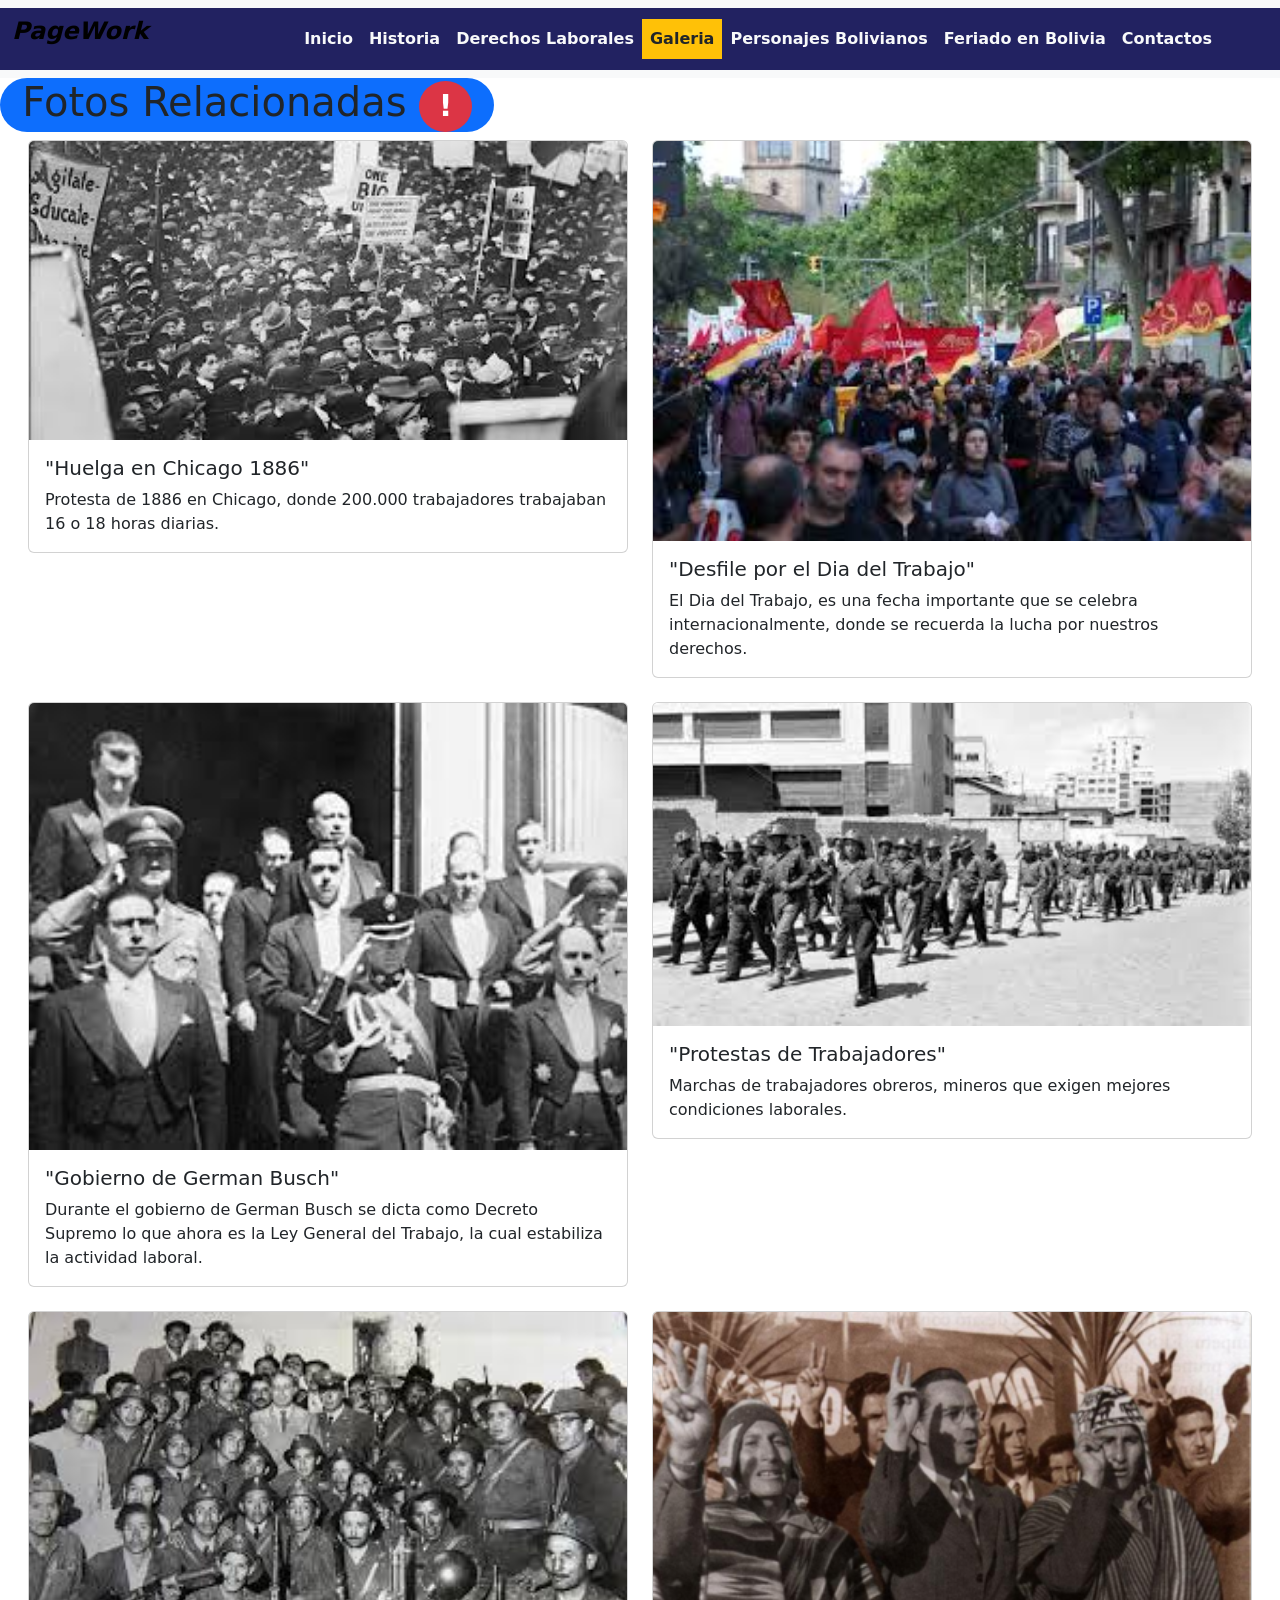
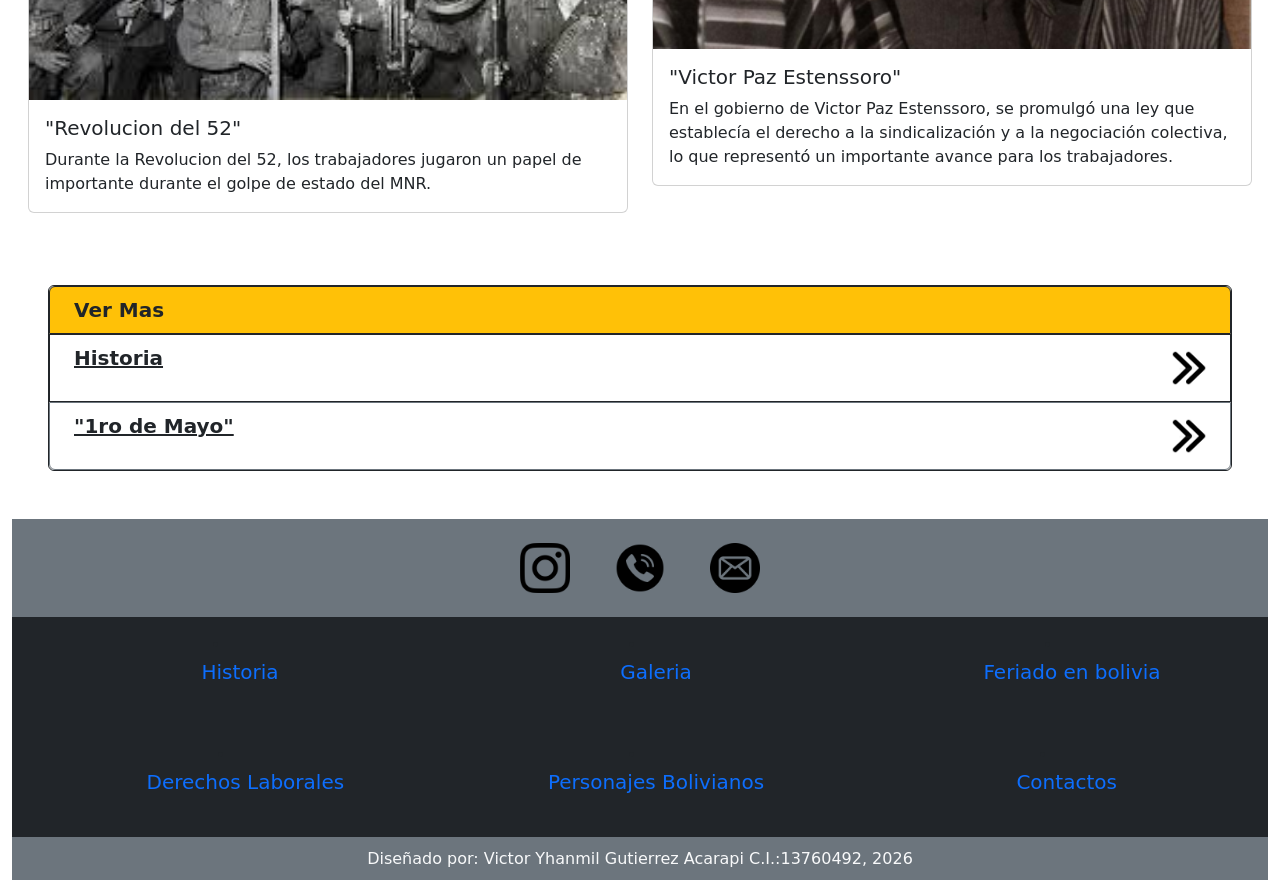
<file: pags/Galeria.html>
<!DOCTYPE html>
<html lang="en">
<head>
    <meta charset="UTF-8">
    <meta name="viewport" content="width=device-width, initial-scale=1.0">
    <title>Document</title>

    <link rel="stylesheet" href="../css/estulo1.css">

    <link href="https://cdn.jsdelivr.net/npm/bootstrap@5.2.3/dist/css/bootstrap.min.css" rel="stylesheet" integrity="sha384-rbsA2VBKQhggwzxH7pPCaAqO46MgnOM80zW1RWuH61DGLwZJEdK2Kadq2F9CUG65" crossorigin="anonymous">
    <script src="https://cdn.jsdelivr.net/npm/bootstrap@5.2.3/dist/js/bootstrap.bundle.min.js" integrity="sha384-kenU1KFdBIe4zVF0s0G1M5b4hcpxyD9F7jL+jjXkk+Q2h455rYXK/7HAuoJl+0I4" crossorigin="anonymous"></script>
</head>
<body>
<!--Aqui va el Nabvar-->
<nav class="navbar navbar-expand-lg bg-light"> 
    <div class="menu container-fluid"> 
      <a class="navbar-brand" href="#"><p class="fw-bold fst-italic fs-4">PageWork</p></a>
      <button class="navbar-toggler" type="button" data-bs-toggle="collapse" data-bs-target="#navbarSupportedContent" aria-controls="navbarSupportedContent" aria-expanded="false" aria-label="Toggle navigation">
        <span class="navbar-toggler-icon"></span>
      </button>
      <div class="me-5 text-right">
      <div class="collapse navbar-collapse" id="navbarSupportedContent">
        <ul class="navbar-nav me-auto mb-2 mb-lg-0">
          <li class="nav-item">
            <a class="nav-link fw-bold text-light" aria-current="page" href="../index.html">Inicio</a>
          </li>
          <li class="nav-item">
            <a class="nav-link fw-bold text-light" href="../pags/Historia.html">Historia</a>
          </li>
          <li class="nav-item">
            <a class="nav-link fw-bold text-light" href="../pags/Derechoslaborales.html"><!--dropdown-toggle--><!--role="button" data-bs-toggle="dropdown" aria-expanded="false"mkjn-->
              Derechos Laborales
            </a>
            <!--
            <ul class="dropdown-menu">
              <li><a class="dropdown-item" href="#">Action</a></li>
              <li><a class="dropdown-item" href="#">Another action</a></li>
              <li><hr class="dropdown-divider"></li>
              <li><a class="dropdown-item" href="#">-------</a></li>
            </ul>-->
          </li>
          <li class="nav-item">
            <div class="bg-warning">
            <a class="nav-link active fw-bold text-dark" href="../pags/Galeria.html">Galeria</a>
            </div>
          </li>
          <li class="nav-item">
            <a class="nav-link fw-bold text-light" href="../pags/Personajesbolivianos.html">Personajes Bolivianos</a>
          </li>
          <li class="nav-item">
            <a class="nav-link fw-bold text-light" href="../pags/Feriadoenbolivia.html">Feriado en Bolivia</a>
          </li>
          <li class="nav-item">
            <a class="nav-link fw-bold text-light" href="../pags/Contacto.html">Contactos</a>
          </li>
        </ul>
      </div>
      </div>
    </div> 
  </nav>
<!--Aqui va el Badge-->
  <div>
    <div class="row me-5">
      <div class="col-5">
        <h1 class="bg-primary text-center rounded-pill">Fotos Relacionadas <span class="badge bg-danger rounded-circle">!</span></h1>
      </div>
    </div>
  </div>
<!--Aqui va la Card-->
<div class="row mx-3">
  <div class="col">
     <div class="row row-cols-1 row-cols-md-2 g-4">
      <div class="col">
        <div class="card">
          <img src="../imags/chicago3.jpg" class="card-img-top" alt="...">
          <div class="card-body">
            <h5 class="card-title">"Huelga en Chicago 1886"</h5>
            <p class="card-text">Protesta de 1886 en Chicago, donde 200.000 trabajadores trabajaban 16 o 18 horas diarias.</p>
          </div>
        </div>
      </div>
    <div class="col">
      <div class="card">
        <img src="../imags/inter.jpg" class="card-img-top" alt="...">
        <div class="card-body">
          <h5 class="card-title">"Desfile por el Dia del Trabajo"</h5>
          <p class="card-text">El Dia del Trabajo, es una fecha importante que se celebra internacionalmente, donde se recuerda la lucha por nuestros derechos.</p>
        </div>
      </div>
    </div>
      <div class="col">
        <div class="card">
          <img src="../imags/gob32.jpg" class="card-img-top" alt="...">
          <div class="card-body">
            <h5 class="card-title">"Gobierno de German Busch"</h5>
            <p class="card-text">Durante el gobierno de German Busch se dicta como Decreto Supremo lo que ahora es la Ley General del Trabajo, la cual estabiliza la actividad laboral.</p>
          </div>
        </div>
      </div>
      <div class="col">
        <div class="card">
          <img src="../imags/marcha.jpg" class="card-img-top" alt="...">
          <div class="card-body">
            <h5 class="card-title">"Protestas de Trabajadores"</h5>
            <p class="card-text">Marchas de trabajadores obreros, mineros que exigen mejores condiciones laborales.</p>
          </div>
        </div>
      </div>
       <div class="col">
        <div class="card">
          <img src="../imags/rev52.jpg" class="card-img-top" alt="...">
          <div class="card-body">
            <h5 class="card-title">"Revolucion del 52"</h5>
            <p class="card-text">Durante la Revolucion del 52, los trabajadores jugaron un papel de importante durante el golpe de estado del MNR.</p>
          </div>
        </div>
      </div>
       <div class="col">
        <div class="card">
          <img src="../imags/Victor.png" class="card-img-top" alt="...">
          <div class="card-body">
            <h5 class="card-title">"Victor Paz Estenssoro"</h5>
            <p class="card-text">En el gobierno de Victor Paz Estenssoro, se promulgó una ley que establecía el derecho a la sindicalización y a la negociación colectiva, lo que representó un importante avance para los trabajadores.</p>
          </div>
        </div>
      </div>
    </div> 
  </div>
</div>
<!--Aqui va el listGroup-->
<br>
<div class="m-5" >
<ol class="list-group border border-dark">
  <li class="list-group-item d-flex justify-content-between align-items-start bg-warning border border-dark">
    <div class="ms-2 me-auto">
      <div class="fw-bold fs-5">Ver Mas</div>
    </div>
  </li>
  <li class="list-group-item d-flex justify-content-between align-items-start border border-dark">
    <div class="ms-2 me-auto">
      <div class="fw-bold fs-5"><a href="https://www.boliviapopular.com/2023/04/dia-del-trabajador-en-bolivia.html" class="text-dark">Historia</a></div>
    </div>
    <span><a href="https://www.boliviapopular.com/2023/04/dia-del-trabajador-en-bolivia.html"><img src="../imags/flecha3.png" alt="" class="im"></a></span>
  </li>
  <li class="list-group-item d-flex justify-content-between align-items-start border border-secondary">
    <div class="ms-2 me-auto">
      <div class="fw-bold fs-5"><a href="https://www.youtube.com/watch?v=_tf4R1YsOE4" class="text-dark">"1ro de Mayo"</a></div>
    </div>
    <span><a href="https://www.youtube.com/watch?v=_tf4R1YsOE4"><img src="../imags/flecha3.png" alt="" class="im"></a></span>
  </li>
</ol>
</div>
<!--Aqui va el Footer--> 
  <center>
  <footer class="container-fluid mb-0">
    <div class="bg-secondary">
      <div>
        <div class="p-4">
          <a href="https://www.instagram.com/"><img src="../imags/1384031.png" alt="Error de Conexion" class="im1"></a>
          <a href="#"><img src="../imags/llamada.png" alt="Error de Conexion" class="im1"></a>
          <a href="#"><img src="../imags/correo.png" alt="Error de Conexion" class="im1"></a>
        </div>
        <div class="bg-dark">
          <div class="row p-3">
          <div class="col-4"> 
          <li>
            <ul><a href="./Historia.html" class="l fs-5">Historia</a></ul>
          </li>
          </div>
          <div class="col-4">
          <li>
            <ul><a href="#" class="l fs-5">Galeria</a></ul>
          </li>
          </div>
          <div class="col-4">
          <li>
            <ul><a href="./Feriadoenbolivia.html" class="l fs-5">Feriado en bolivia</a></ul>
          </li>
          </div>
        </div>
        <div class="row p-4">
          <div class="col-4"> 
          <li>
            <ul><a href="./Derechoslaborales.html" class="l fs-5">Derechos Laborales</a></ul>
          </li>
          </div>
          <div class="col-4">
          <li>
            <ul><a href="./Personajesbolivianos.html" class="l fs-5">Personajes Bolivianos</a></ul>
          </li>
          </div>
          <div class="col-4">
          <li>
            <ul><a href="./Contacto.html" class="l fs-5">Contactos</a></ul>
          </li>
          </div>
        </div>
          <div class="bg-secondary p-2">
          <h6 class="text-light my-1">Diseñado por: Victor Yhanmil Gutierrez Acarapi C.I.:13760492, 2026</h6>
          </div>
        </div>
      </div>
    </div>
  </footer>
  </center>
</body>
</html>
</file>
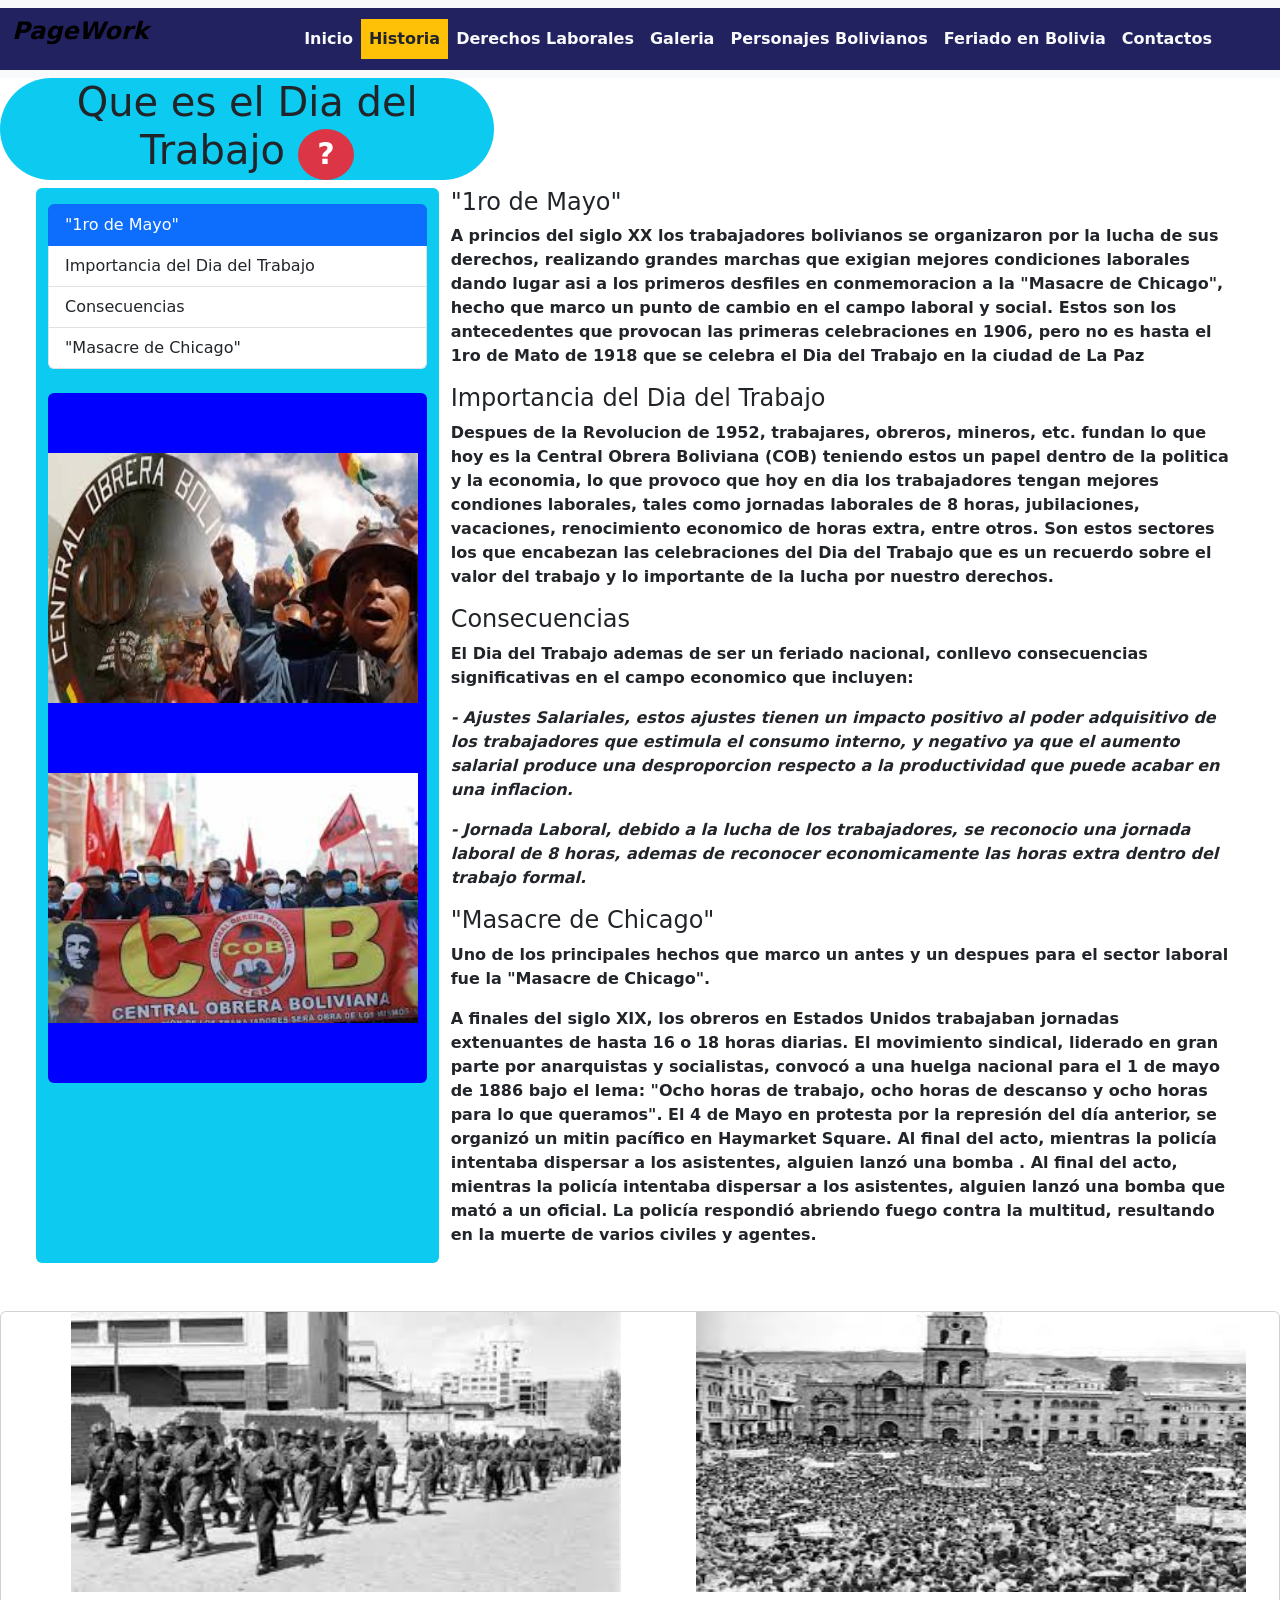
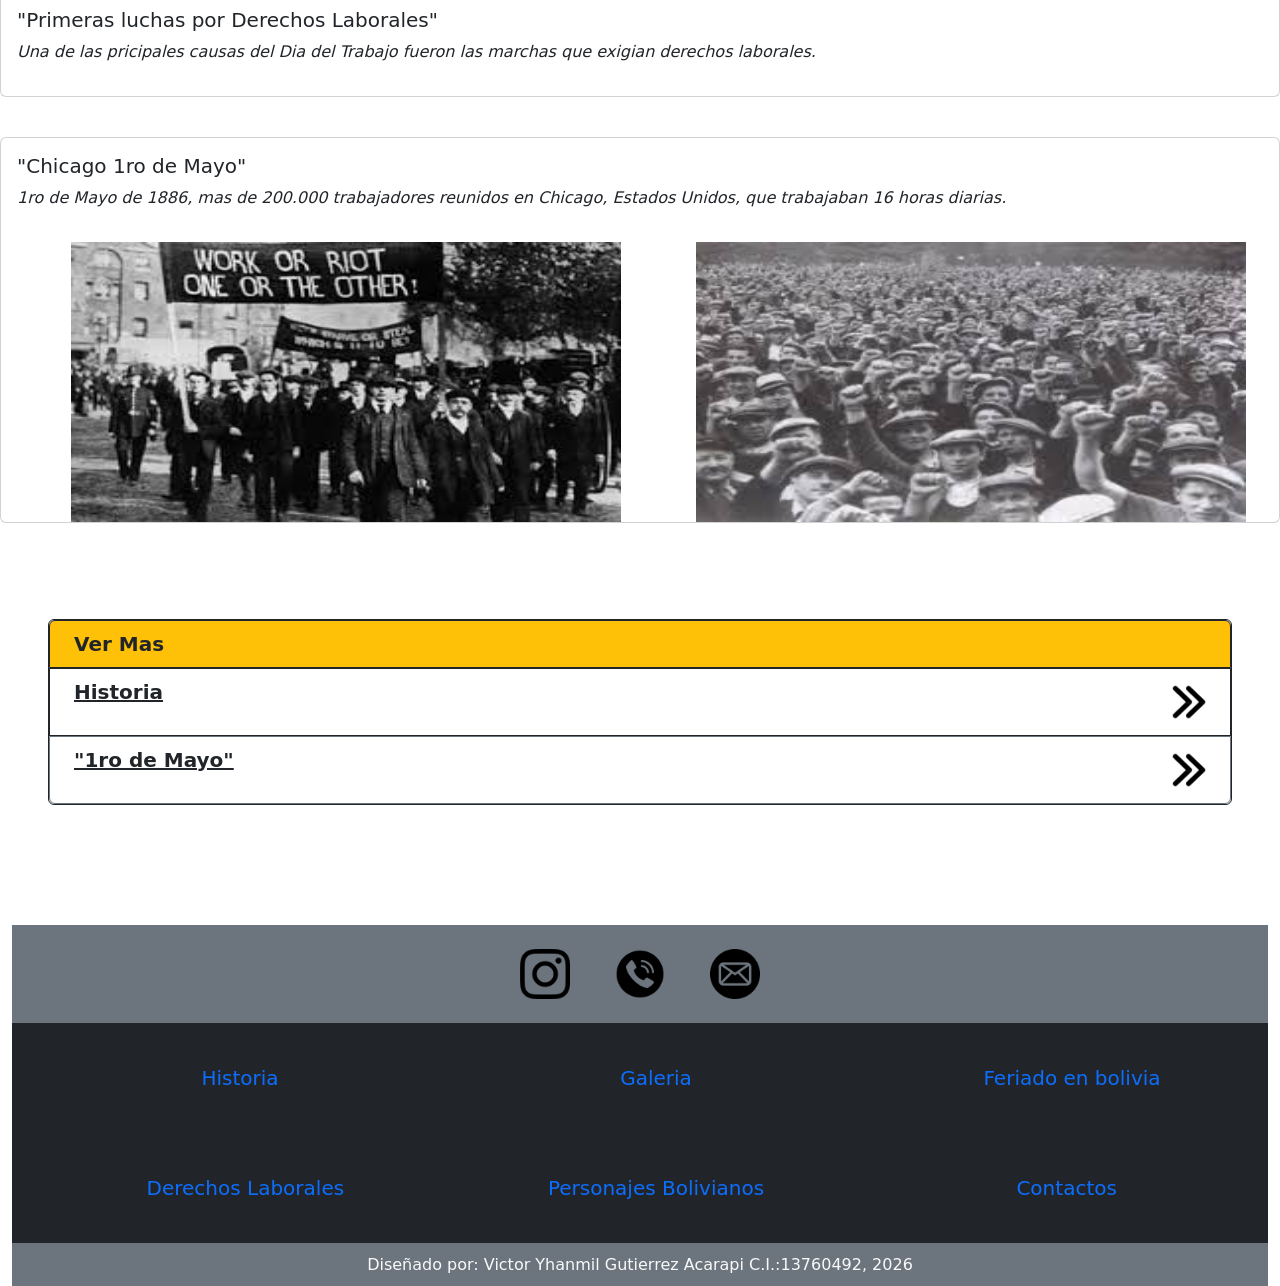
<file: pags/Historia.html>
<!DOCTYPE html>
<html lang="en">
<head>
    <meta charset="UTF-8">
    <meta name="viewport" content="width=device-width, initial-scale=1.0">
    <title>Document</title>

    <link rel="stylesheet" href="../css/estulo1.css">

    <link href="https://cdn.jsdelivr.net/npm/bootstrap@5.2.3/dist/css/bootstrap.min.css" rel="stylesheet" integrity="sha384-rbsA2VBKQhggwzxH7pPCaAqO46MgnOM80zW1RWuH61DGLwZJEdK2Kadq2F9CUG65" crossorigin="anonymous">
    <script src="https://cdn.jsdelivr.net/npm/bootstrap@5.2.3/dist/js/bootstrap.bundle.min.js" integrity="sha384-kenU1KFdBIe4zVF0s0G1M5b4hcpxyD9F7jL+jjXkk+Q2h455rYXK/7HAuoJl+0I4" crossorigin="anonymous"></script>
</head>
<body>
<!--Aqui va el Nabvar-->
<nav class="navbar navbar-expand-lg bg-light"> 
    <div class="menu container-fluid"> 
      <a class="navbar-brand" href="#"><p class="fw-bold fst-italic fs-4">PageWork</p></a>
      <button class="navbar-toggler" type="button" data-bs-toggle="collapse" data-bs-target="#navbarSupportedContent" aria-controls="navbarSupportedContent" aria-expanded="false" aria-label="Toggle navigation">
        <span class="navbar-toggler-icon"></span>
      </button>
      <div class="me-5 text-right">
      <div class="collapse navbar-collapse" id="navbarSupportedContent">
        <ul class="navbar-nav me-auto mb-2 mb-lg-0">
          <li class="nav-item">
            <a class="nav-link fw-bold text-light" aria-current="page" href="../index.html">Inicio</a>
          </li>
          <li class="nav-item">
            <div class="bg-warning">
            <a class="nav-link active fw-bold text-dark" href="../pags/Historia.html">Historia</a>
            </div>      
          </li>
          <li class="nav-item">
            <a class="nav-link fw-bold text-light" href="../pags/Derechoslaborales.html"><!--dropdown-toggle--><!-- role="button" data-bs-toggle="dropdown" aria-expanded="false"-->
              Derechos Laborales
            </a>
            <!--
            <ul class="dropdown-menu">
              <li><a class="dropdown-item" href="#">Action</a></li>
              <li><a class="dropdown-item" href="#">Another action</a></li>
              <li><hr class="dropdown-divider"></li>
              <li><a class="dropdown-item" href="#">-------</a></li>
            </ul>-->
          </li>
          <li class="nav-item">
            <a class="nav-link fw-bold text-light" href="../pags/Galeria.html">Galeria</a>
          </li>
          <li class="nav-item">
            <a class="nav-link fw-bold text-light" href="../pags/Personajesbolivianos.html">Personajes Bolivianos</a>
          </li>
          <li class="nav-item">
            <a class="nav-link fw-bold text-light" href="../pags/Feriadoenbolivia.html">Feriado en Bolivia</a>
          </li>
          <li class="nav-item">
            <a class="nav-link fw-bold text-light" href="../pags/Contacto.html">Contactos</a>
          </li>
        </ul>
      </div>
      </div>
    </div> 
  </nav>
<!--Aqui va el Badge-->
  <div>
    <div class="row me-5">
      <div class="col-5">
        <h1 class="bg-info text-center rounded-pill">Que es el Dia del Trabajo <span class="badge bg-danger rounded-circle">?</span></h1>
      </div>
    </div>
  </div>
<!--Aqui va el Scroll-->
<div class="mx-5">
<div class="row">
  <div class="bg-info col-4 rounded">
    <div id="list-example" class="list-group mt-3">
      <a class="list-group-item list-group-item-action" href="#list-item-1">"1ro de Mayo"</a>
      <a class="list-group-item list-group-item-action" href="#list-item-2">Importancia del Dia del Trabajo</a>
      <a class="list-group-item list-group-item-action" href="#list-item-3">Consecuencias</a>
      <a class="list-group-item list-group-item-action" href="#list-item-4">"Masacre de Chicago"</a>
    </div>
    <br>
    <div class="caja rounded">
      <img src="../imags/Trabajo.jpg" alt="Trabaja Bro" class="tra">
      <img src="../imags/cob.jpg" alt="Trabaja Bro" class="cob">
    </div>
  </div>
  <div class="col-8">
    <div data-bs-spy="scroll" data-bs-target="#list-example" data-bs-smooth-scroll="true" class="scrollspy-example" tabindex="0">
      <h4 id="list-item-1">"1ro de Mayo"</h4>
      <p class="fw-semibold">A princios del siglo XX los trabajadores bolivianos se organizaron por la lucha de sus derechos, realizando grandes marchas que exigian mejores condiciones laborales dando lugar asi a los primeros desfiles en conmemoracion a la "Masacre de Chicago", hecho que marco un punto de cambio en el campo laboral y social. Estos son los antecedentes que provocan las primeras celebraciones en 1906, pero no es hasta el 1ro de Mato de 1918 que se celebra el Dia del Trabajo en la ciudad de La Paz</p>
      <h4 id="list-item-2">Importancia del Dia del Trabajo</h4>
      <p class="fw-semibold">Despues de la Revolucion de 1952, trabajares, obreros, mineros, etc. fundan lo que hoy es la Central Obrera Boliviana (COB) teniendo estos un papel dentro de la politica y la economia, lo que provoco que hoy en dia los trabajadores tengan mejores condiones laborales, tales como jornadas laborales de 8 horas, jubilaciones, vacaciones, renocimiento economico de horas extra, entre otros. Son estos sectores los que encabezan las celebraciones del Dia del Trabajo que es un recuerdo sobre el valor del trabajo y lo importante de la lucha por nuestro derechos.</p>
      <h4 id="list-item-3">Consecuencias</h4>
      <p class="fw-semibold">El Dia del Trabajo ademas de ser un feriado nacional, conllevo consecuencias significativas en el campo economico que incluyen:</p>
      <p class="fst-italic fw-semibold">- Ajustes Salariales, estos ajustes tienen un impacto positivo al poder adquisitivo de los trabajadores que estimula el consumo interno, y negativo ya que el aumento salarial produce una desproporcion respecto a la productividad que puede acabar en una inflacion.</p>
      <p class="fst-italic fw-semibold">- Jornada Laboral, debido a la lucha de los trabajadores, se reconocio una jornada laboral de 8 horas, ademas de reconocer economicamente las horas extra dentro del trabajo formal.</p>
      <h4 id="list-item-4">"Masacre de Chicago"</h4>
      <p class="fw-semibold">Uno de los principales hechos que marco un antes y un despues para el sector laboral fue la "Masacre de Chicago".</p>
      <p class="fw-semibold">A finales del siglo XIX, los obreros en Estados Unidos trabajaban jornadas extenuantes de hasta 16 o 18 horas diarias. El movimiento sindical, liderado en gran parte por anarquistas y socialistas, convocó a una huelga nacional para el 1 de mayo de 1886 bajo el lema: "Ocho horas de trabajo, ocho horas de descanso y ocho horas para lo que queramos". El 4 de Mayo en protesta por la represión del día anterior, se organizó un mitin pacífico en Haymarket Square. Al final del acto, mientras la policía intentaba dispersar a los asistentes, alguien lanzó una bomba . Al final del acto, mientras la policía intentaba dispersar a los asistentes, alguien lanzó una bomba que mató a un oficial. La policía respondió abriendo fuego contra la multitud, resultando en la muerte de varios civiles y agentes.</p>
    </div>
  </div>
</div>
</div>
<!--Aqui van las Cards-->
<br>
<br>      
<div class="card mb-3">
  <span>
  <img src="../imags/marcha.jpg" alt="Perdon" class="mar">
  <img src="../imags/marcha 2.jpg" alt="Perdon" class="mar">
  </span>
  <div class="card-body">
    <h5 class="card-title">"Primeras luchas por Derechos Laborales"</h5>
    <p class="card-text fst-italic ">Una de las pricipales causas del Dia del Trabajo fueron las marchas que exigian derechos laborales.</p>
    <p class="card-text"><small class="text-muted"></small></p>
  </div>
</div>
<br> 
<div class="card">
  <div class="card-body">
    <h5 class="card-title">"Chicago 1ro de Mayo"</h5>
    <p class="card-text fst-italic">1ro de Mayo de 1886, mas de 200.000 trabajadores reunidos en Chicago, Estados Unidos, que trabajaban 16 horas diarias.</p>
    <p class="card-text"><small class="text-muted"></small></p>
  </div>
  <span>
  <img src="../imags/chicago.jpg" alt="Perdon" class="mar">
  <img src="../imags/chicago2.jpg" alt="Sorry" class="mar">
  </span>
</div>
<br>
<!--Aqui va el listGroup-->
<br>
<div class="m-5" >
<ol class="list-group border border-dark">
  <li class="list-group-item d-flex justify-content-between align-items-start bg-warning border border-dark">
    <div class="ms-2 me-auto">
      <div class="fw-bold fs-5">Ver Mas</div>
    </div>
  </li>
  <li class="list-group-item d-flex justify-content-between align-items-start border border-dark">
    <div class="ms-2 me-auto">
      <div class="fw-bold fs-5"><a href="https://www.boliviapopular.com/2023/04/dia-del-trabajador-en-bolivia.html" class="text-dark">Historia</a></div>
    </div>
    <span><a href="https://www.boliviapopular.com/2023/04/dia-del-trabajador-en-bolivia.html"><img src="../imags/flecha3.png" alt="" class="im"></a></span>
  </li>
  <li class="list-group-item d-flex justify-content-between align-items-start border border-secondary">
    <div class="ms-2 me-auto">
      <div class="fw-bold fs-5"><a href="https://www.youtube.com/watch?v=_tf4R1YsOE4" class="text-dark">"1ro de Mayo"</a></div>
    </div>
    <span><a href="https://www.youtube.com/watch?v=_tf4R1YsOE4"><img src="../imags/flecha3.png" alt="" class="im"></a></span>
  </li>
</ol>
</div>
<!--Aqui va el Footer--> 
<br>
<br>
<br>
  <center>
  <footer class="container-fluid mb-0">
    <div class="bg-secondary">
      <div>
        <div class="p-4">
          <a href="https://www.instagram.com/"><img src="../imags/1384031.png" alt="Error de Conexion" class="im1"></a>
          <a href="#"><img src="../imags/llamada.png" alt="Error de Conexion" class="im1"></a>
          <a href="#"><img src="../imags/correo.png" alt="Error de Conexion" class="im1"></a>
        </div>
        <div class="bg-dark">
          <div class="row p-3">
          <div class="col-4"> 
          <li>
            <ul><a href="#" class="l fs-5">Historia</a></ul>
          </li>
          </div>
          <div class="col-4">
          <li>
            <ul><a href="../pags/Galeria.html" class="l fs-5">Galeria</a></ul>
          </li>
          </div>
          <div class="col-4">
          <li>
            <ul><a href="../pags/Feriadoenbolivia.html" class="l fs-5">Feriado en bolivia</a></ul>
          </li>
          </div>
        </div>
        <div class="row p-4">
          <div class="col-4"> 
          <li>
            <ul><a href="../pags/Derechoslaborales.html" class="l fs-5">Derechos Laborales</a></ul>
          </li>
          </div>
          <div class="col-4">
          <li>
            <ul><a href="../pags/Personajesbolivianos.html" class="l fs-5">Personajes Bolivianos</a></ul>
          </li>
          </div>
          <div class="col-4">
          <li>
            <ul><a href="../pags/Contacto.html" class="l fs-5">Contactos</a></ul>
          </li>
          </div>
        </div>
          <div class="bg-secondary p-2">
          <h6 class="text-light my-1">Diseñado por: Victor Yhanmil Gutierrez Acarapi C.I.:13760492, 2026</h6>
          </div>
        </div>
      </div>
    </div>
  </footer>
  </center>
</body>
</html>
</file>
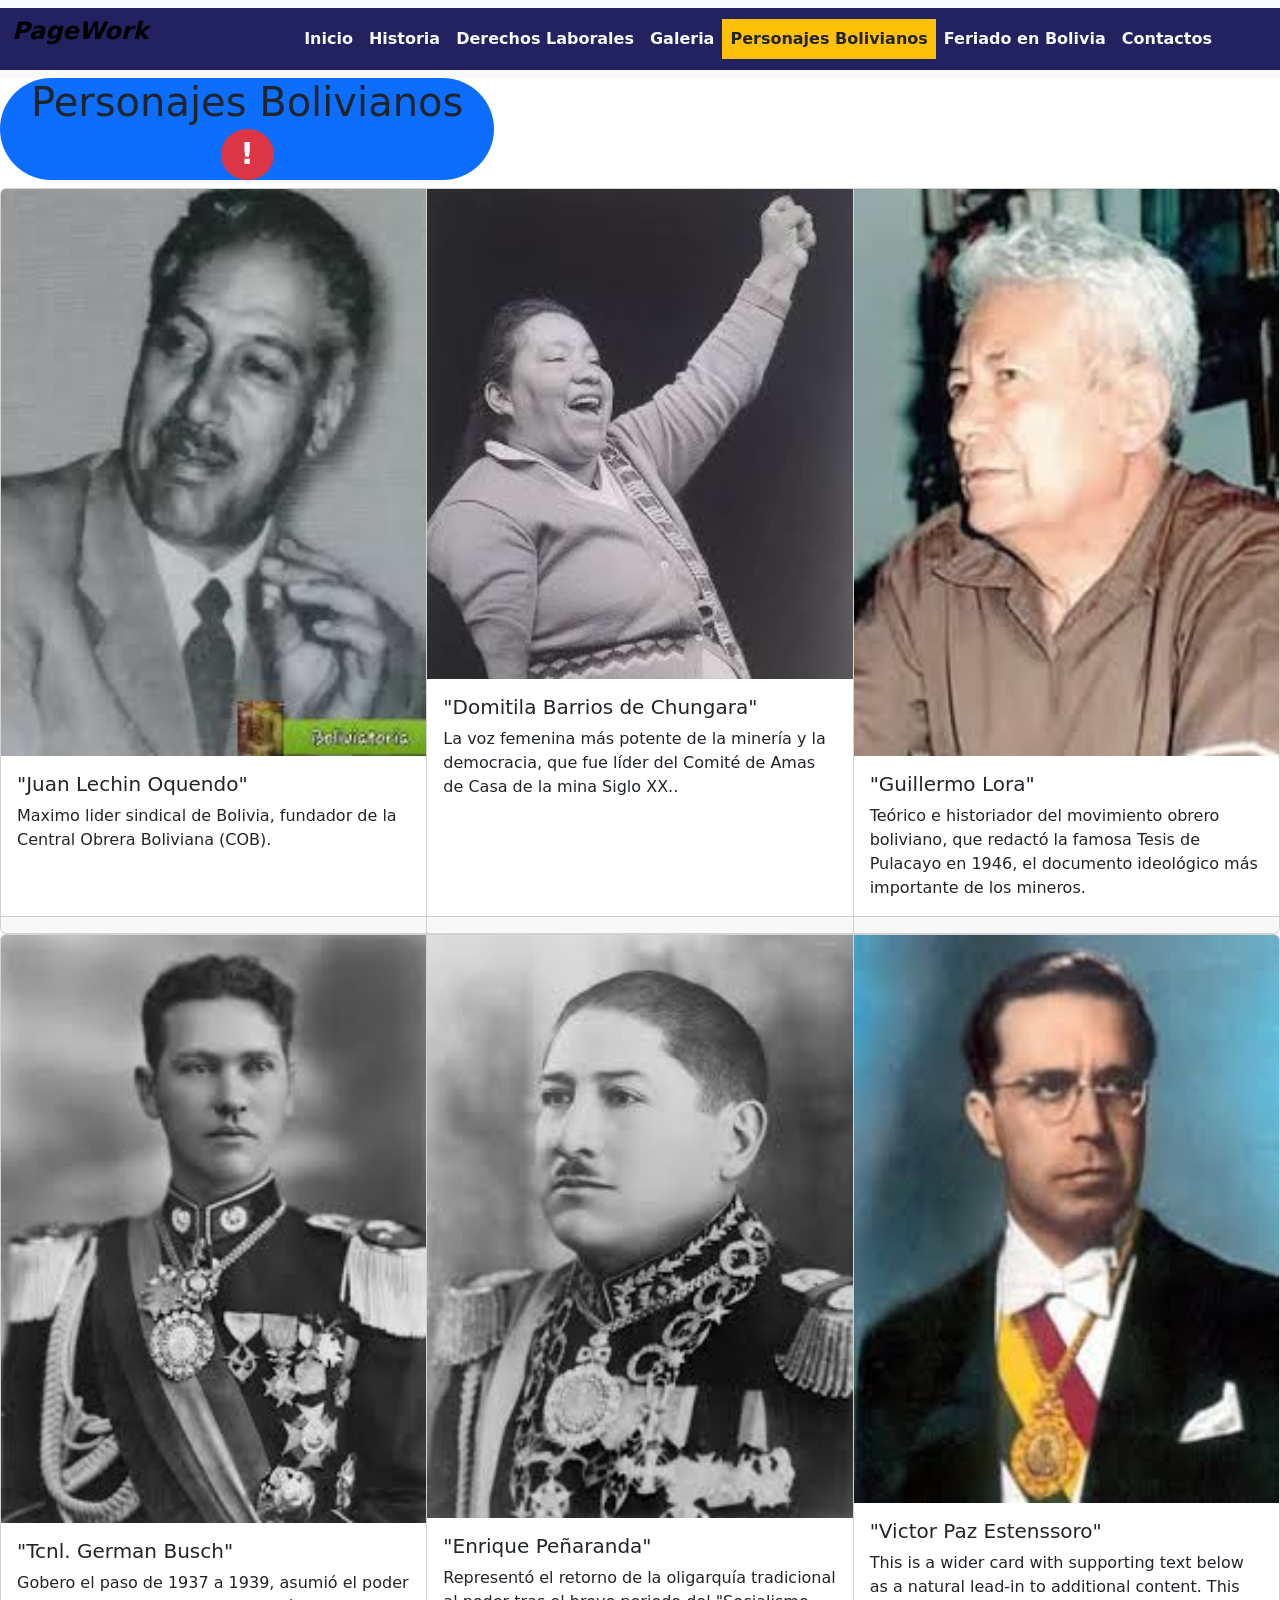
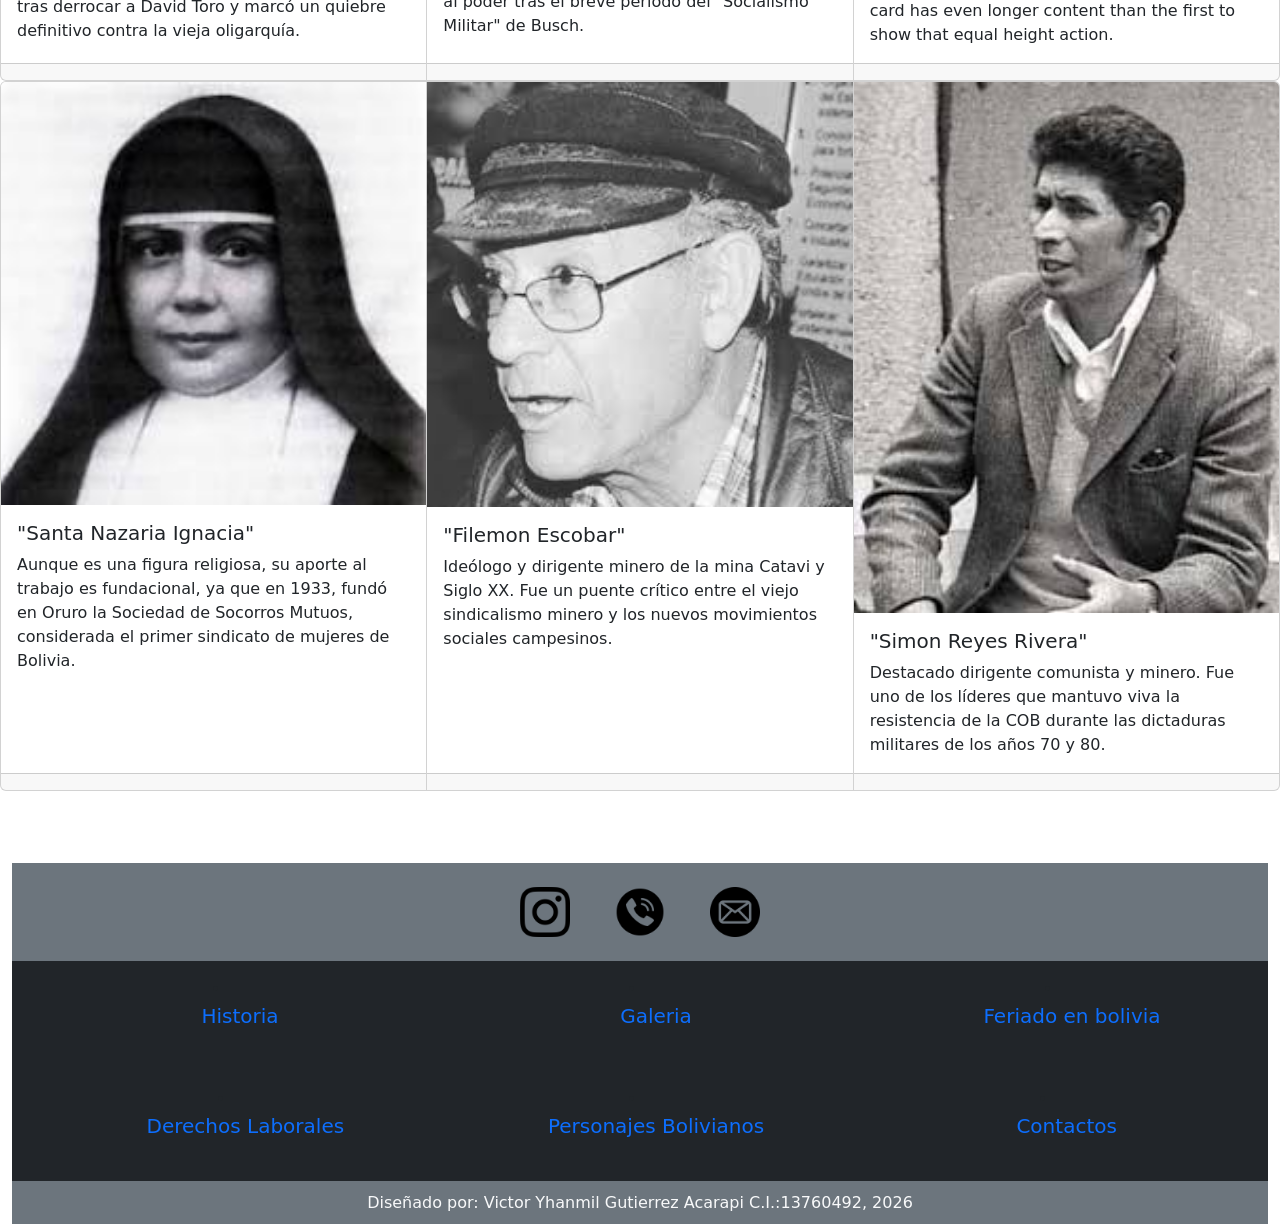
<file: pags/Personajesbolivianos.html>
<!DOCTYPE html>
<html lang="en">
<head>
    <meta charset="UTF-8">
    <meta name="viewport" content="width=device-width, initial-scale=1.0">
    <title>Document</title>

    <link rel="stylesheet" href="../css/estulo1.css">

    <link href="https://cdn.jsdelivr.net/npm/bootstrap@5.2.3/dist/css/bootstrap.min.css" rel="stylesheet" integrity="sha384-rbsA2VBKQhggwzxH7pPCaAqO46MgnOM80zW1RWuH61DGLwZJEdK2Kadq2F9CUG65" crossorigin="anonymous">
    <script src="https://cdn.jsdelivr.net/npm/bootstrap@5.2.3/dist/js/bootstrap.bundle.min.js" integrity="sha384-kenU1KFdBIe4zVF0s0G1M5b4hcpxyD9F7jL+jjXkk+Q2h455rYXK/7HAuoJl+0I4" crossorigin="anonymous"></script>

</head>
<body>
<!--Aqui va el Nabvar-->
<nav class="navbar navbar-expand-lg bg-light"> 
    <div class="menu container-fluid"> 
      <a class="navbar-brand" href="#"><p class="fw-bold fst-italic fs-4">PageWork</p></a>
      <button class="navbar-toggler" type="button" data-bs-toggle="collapse" data-bs-target="#navbarSupportedContent" aria-controls="navbarSupportedContent" aria-expanded="false" aria-label="Toggle navigation">
        <span class="navbar-toggler-icon"></span>
      </button>
      <div class="me-5 text-right">
      <div class="collapse navbar-collapse" id="navbarSupportedContent">
        <ul class="navbar-nav me-auto mb-2 mb-lg-0">
          <li class="nav-item">
            <a class="nav-link fw-bold text-light" aria-current="page" href="../index.html">Inicio</a>
          </li>
          <li class="nav-item">
            <a class="nav-link fw-bold text-light" href="../pags/Historia.html">Historia</a>
          </li>
          <li class="nav-item">
            <a class="nav-link fw-bold text-light" href="../pags/Derechoslaborales.html"><!--dropdown-toggle--><!--role="button" data-bs-toggle="dropdown" aria-expanded="false"mkjn-->
              Derechos Laborales
            </a>
            <!--
            <ul class="dropdown-menu">
              <li><a class="dropdown-item" href="#">Action</a></li>
              <li><a class="dropdown-item" href="#">Another action</a></li>
              <li><hr class="dropdown-divider"></li>
              <li><a class="dropdown-item" href="#">-------</a></li>
            </ul>-->
          </li>
          <li class="nav-item">
            <a class="nav-link fw-bold text-light" href="../pags/Galeria.html">Galeria</a>
          </li>
          <li class="nav-item">
            <div class="bg-warning">
            <a class="nav-link active fw-bold text-dark" href="#">Personajes Bolivianos</a>
            </div>
          </li>
          <li class="nav-item">
            <a class="nav-link fw-bold text-light" href="../pags/Feriadoenbolivia.html">Feriado en Bolivia</a>
          </li>
          <li class="nav-item">
            <a class="nav-link fw-bold text-light" href="../pags/Contacto.html">Contactos</a>
          </li>
        </ul>
      </div>
      </div>
    </div> 
  </nav>
<!--Aqui va el Badge-->
  <div>
    <div class="row me-5">
      <div class="col-5">
        <h1 class="bg-primary text-center rounded-pill">Personajes Bolivianos <span class="badge bg-danger rounded-circle">!</span></h1>
      </div>
    </div>
  </div>
<!--Aqui van las Cards-->
  <div class="card-group">
  <div class="card">
    <img src="../imags/Juan.jpg" class="card-img-top" alt="...">
    <div class="card-body">
      <h5 class="card-title">"Juan Lechin Oquendo"</h5>
      <p class="card-text">Maximo lider sindical de Bolivia, fundador de la Central Obrera Boliviana (COB).</p>
    </div>
    <div class="card-footer">
      <small class="text-muted"></small>
    </div>
  </div>
  <div class="card">
    <img src="../imags/domitila.jpg" class="card-img-top" alt="...">
    <div class="card-body">
      <h5 class="card-title">"Domitila Barrios de Chungara"</h5>
      <p class="card-text">La voz femenina más potente de la minería y la democracia, que fue líder del Comité de Amas de Casa de la mina Siglo XX..</p>
    </div>
    <div class="card-footer">
      <small class="text-muted"></small>
    </div>
  </div>
  <div class="card">
    <img src="../imags/guille.jpg" class="card-img-top" alt="...">
    <div class="card-body">
      <h5 class="card-title">"Guillermo Lora"</h5>
      <p class="card-text">Teórico e historiador del movimiento obrero boliviano, que redactó la famosa Tesis de Pulacayo en 1946, el documento ideológico más importante de los mineros.</p>
    </div>
    <div class="card-footer">
      <small class="text-muted"></small>
    </div>
  </div>
</div>
<div class="card-group">
  <div class="card">
    <img src="../imags/busch.jpg" class="card-img-top" alt="...">
    <div class="card-body">
      <h5 class="card-title">"Tcnl. German Busch"</h5>
      <p class="card-text">Gobero el paso de 1937 a 1939, asumió el poder tras derrocar a David Toro y marcó un quiebre definitivo contra la vieja oligarquía.</p>
    </div>
    <div class="card-footer">
      <small class="text-muted"></small>
    </div>
  </div>
  <div class="card">
    <img src="../imags/enri.jpg" class="card-img-top" alt="...">
    <div class="card-body">
      <h5 class="card-title">"Enrique Peñaranda"</h5>
      <p class="card-text">Representó el retorno de la oligarquía tradicional al poder tras el breve periodo del "Socialismo Militar" de Busch.</p>
    </div>
    <div class="card-footer">
      <small class="text-muted"></small>
    </div>
  </div>
  <div class="card">
    <img src="../imags/victor2.jpg" class="card-img-top" alt="...">
    <div class="card-body">
      <h5 class="card-title">"Victor Paz Estenssoro"</h5>
      <p class="card-text">This is a wider card with supporting text below as a natural lead-in to additional content. This card has even longer content than the first to show that equal height action.</p>
    </div>
    <div class="card-footer">
      <small class="text-muted"></small>
    </div>
  </div>
</div>
<div class="card-group">
  <div class="card">
    <img src="../imags/santa1.jpg" class="card-img-top" alt="...">
    <div class="card-body">
      <h5 class="card-title">"Santa Nazaria Ignacia"</h5>
      <p class="card-text">Aunque es una figura religiosa, su aporte al trabajo es fundacional, ya que en 1933, fundó en Oruro la Sociedad de Socorros Mutuos, considerada el primer sindicato de mujeres de Bolivia.</p>
    </div>
    <div class="card-footer">
      <small class="text-muted"></small>
    </div>
  </div>
  <div class="card">
    <img src="../imags/file1.jpg" class="card-img-top" alt="...">
    <div class="card-body">
      <h5 class="card-title">"Filemon Escobar"</h5>
      <p class="card-text">Ideólogo y dirigente minero de la mina Catavi y Siglo XX. Fue un puente crítico entre el viejo sindicalismo minero y los nuevos movimientos sociales campesinos.</p>
    </div>
    <div class="card-footer">
      <small class="text-muted"></small>
    </div>
  </div>
  <div class="card">
    <img src="../imags/simon.jpg" class="card-img-top" alt="...">
    <div class="card-body">
      <h5 class="card-title">"Simon Reyes Rivera"</h5>
      <p class="card-text">Destacado dirigente comunista y minero. Fue uno de los líderes que mantuvo viva la resistencia de la COB durante las dictaduras militares de los años 70 y 80.</p>
    </div>
    <div class="card-footer">
      <small class="text-muted"></small>
    </div>
  </div>
</div>
<br>
<br>
<br>

<!--Aqui va el Footer--> 
  <center>
  <footer class="container-fluid mb-0">
    <div class="bg-secondary">
      <div>
        <div class="p-4">
          <a href="https://www.instagram.com/"><img src="../imags/1384031.png" alt="Error de Conexion" class="im1"></a>
          <a href="#"><img src="../imags/llamada.png" alt="Error de Conexion" class="im1"></a>
          <a href="#"><img src="../imags/correo.png" alt="Error de Conexion" class="im1"></a>
        </div>
        <div class="bg-dark">
          <div class="row p-3">
          <div class="col-4"> 
          <li>
            <ul><a href="./Historia.html" class="l fs-5">Historia</a></ul>
          </li>
          </div>
          <div class="col-4">
          <li>
            <ul><a href="./Galeria.html" class="l fs-5">Galeria</a></ul>
          </li>
          </div>
          <div class="col-4">
          <li>
            <ul><a href="./Feriadoenbolivia.html" class="l fs-5">Feriado en bolivia</a></ul>
          </li>
          </div>
        </div>
        <div class="row p-4">
          <div class="col-4"> 
          <li>
            <ul><a href="./Derechoslaborales.html" class="l fs-5">Derechos Laborales</a></ul>
          </li>
          </div>
          <div class="col-4">
          <li>
            <ul><a href="#" class="l fs-5">Personajes Bolivianos</a></ul>
          </li>
          </div>
          <div class="col-4">
          <li>
            <ul><a href="./Contacto.html" class="l fs-5">Contactos</a></ul>
          </li>
          </div>
        </div>
          <div class="bg-secondary p-2">
          <h6 class="text-light my-1">Diseñado por: Victor Yhanmil Gutierrez Acarapi C.I.:13760492, 2026</h6>
          </div>
        </div>
      </div>
    </div>
  </footer>
  </center>
</body>
</html>
</file>
<file: css/estulo1.css>
body{
    background-color: rgb(56, 54, 54);
}
.menu{
    background-color: rgba(6, 6, 78, 0.884);
    margin-top: 0px;
    padding-top: 0px;
}
.inde{
    width: 850px;
    height: 450px;
}
.im1{
    width: 50px;
    height: 50px;
    margin-left: 20px;
    margin-right: 20px;
}
.l{
    text-decoration: none;
}
.l:hover{
    background-color: rgba(253, 229, 10, 0.842);
}
.tra{
    width: 370px;
    height: 250px;
    margin-top: 60px;
}
.cob{
    width: 370px;
    height: 250px;
    margin-top: 70px;
    margin-bottom: 60px;
}
.caja{
    background-color: blue;
}
.mar{
    width: 550px;
    height: 280px;
    margin-left: 70px;
}
.cj1{
    margin-left: auto;
}
.dere{
    width: 420px;
    height: 270px;
    margin-top: 30px;
    margin-left: 150px;
    margin-bottom: 30px;
}
.ley{
    width: 420px;
    height: 270px;
    margin-top: 30px;
    margin-left: 160px;
    margin-bottom: 30px;
}
.cj2{
    background-color:cornflowerblue;
}
.im{
    width: 50px;
    height: 50px;
}
.carro{
    width: 1000px;
    height: 500px;
}
.jn{
    width: 286px;
    height: 240px;
}
</file>
